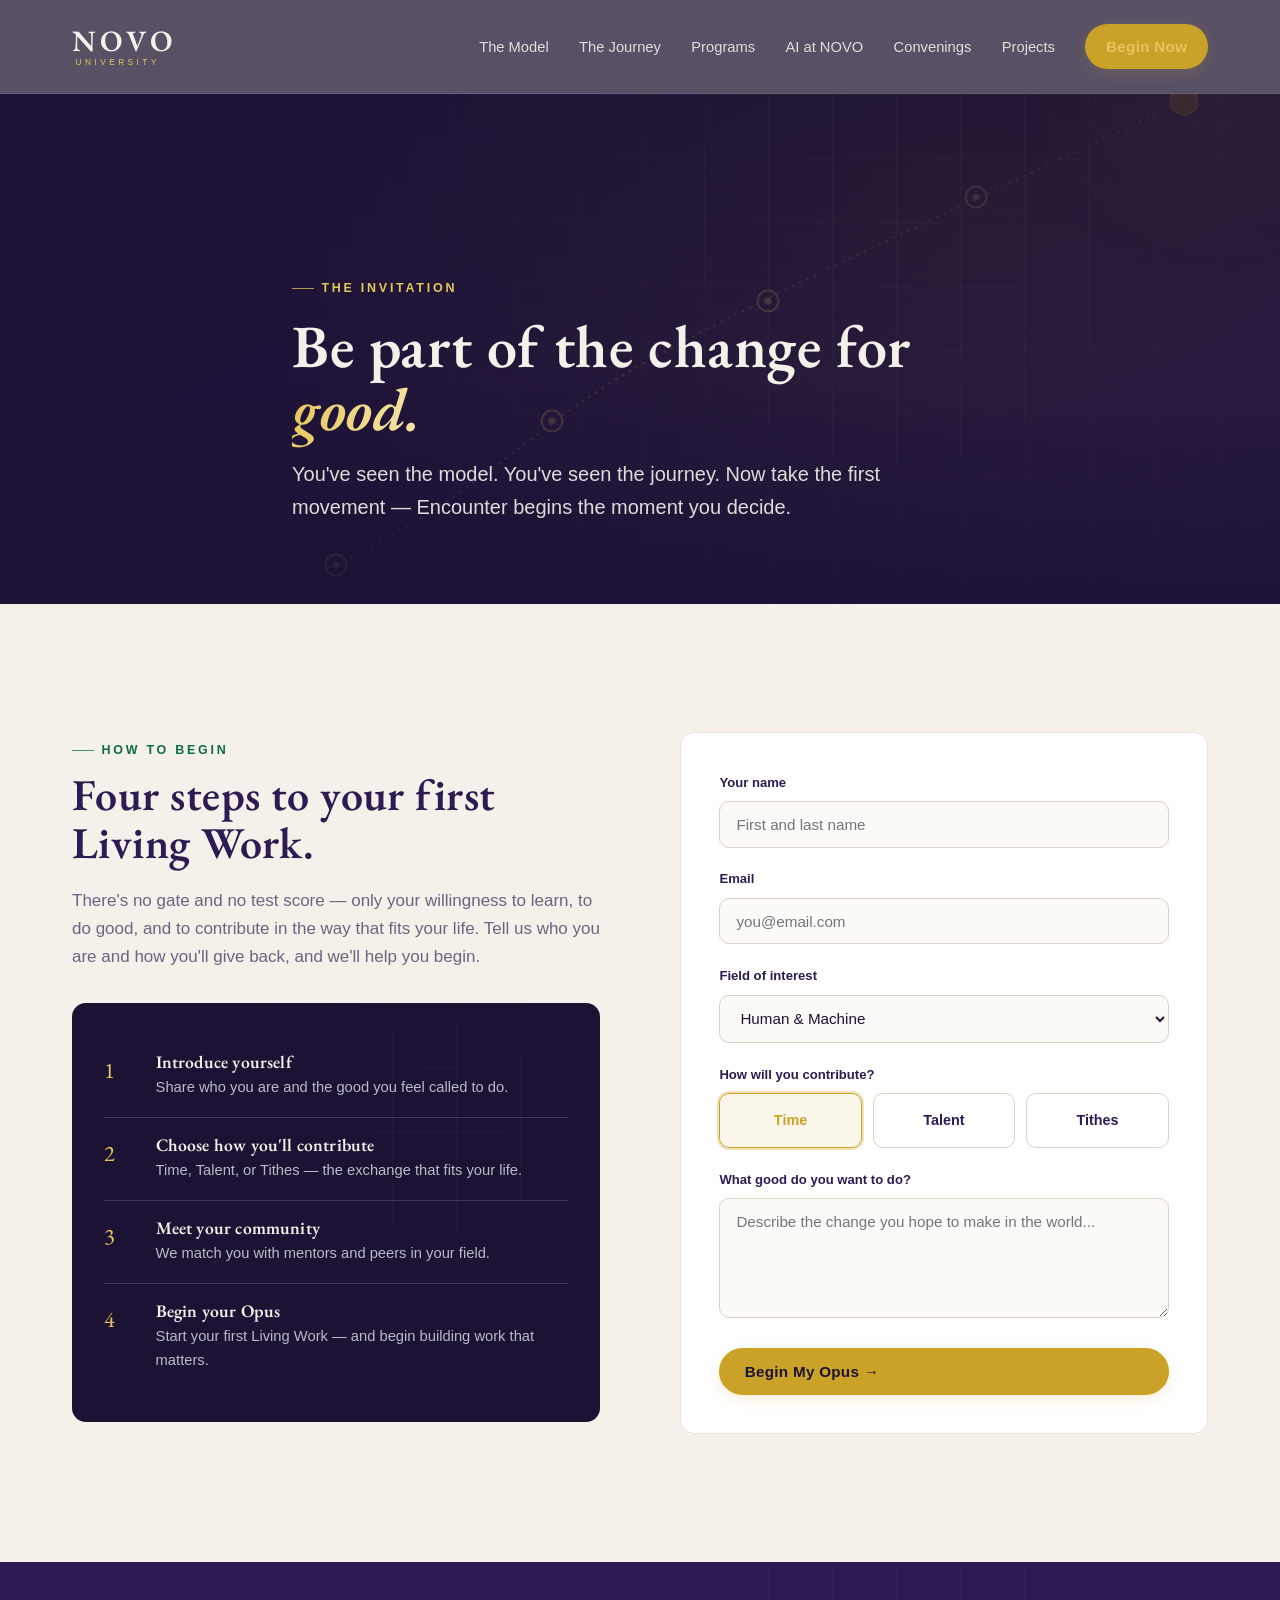
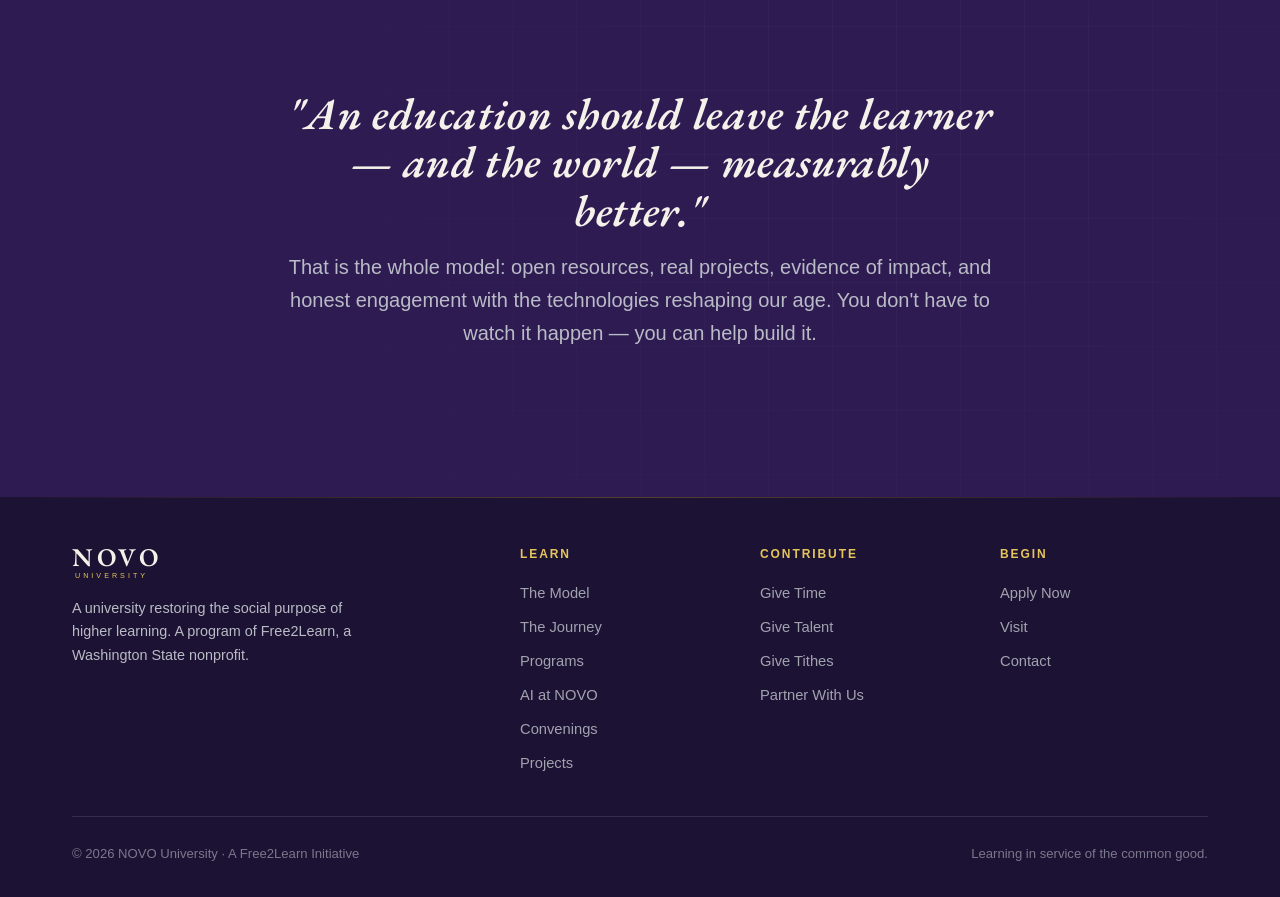
<file: apply.html>
<!DOCTYPE html>
<html lang="en">
<head>
<meta charset="UTF-8">
<meta name="viewport" content="width=device-width, initial-scale=1.0">
<title>The Invitation — NOVO University</title>
<meta name="description" content="Begin your Opus. Choose how you'll contribute — Time, Talent, or Tithes — and start your first Living Work at NOVO University.">
<link rel="preconnect" href="https://fonts.googleapis.com"><link rel="preconnect" href="https://fonts.gstatic.com" crossorigin>
<link href="https://fonts.googleapis.com/css2?family=EB+Garamond:ital,wght@0,400;0,500;0,600;0,700;1,400;1,500&display=swap" rel="stylesheet">
<link href="https://api.fontshare.com/v2/css?f[]=general-sans@400,500,600,700&display=swap" rel="stylesheet">
<link rel="stylesheet" href="css/base.css"><link rel="stylesheet" href="css/site.css">
<link rel="stylesheet" href="css/modern.css">
<style>
.apply-wrap{display:grid;grid-template-columns:1fr 1fr;gap:var(--sp-8);align-items:start}
.form-card{background:#fff;border:1px solid #e9e4dd;border-radius:var(--radius);padding:2.4rem}
.field-group{margin-bottom:1.3rem}
.field-group label{display:block;font-family:var(--sans);font-weight:600;font-size:.82rem;color:var(--deep-royal);margin-bottom:.5rem}
.field-group input,.field-group select,.field-group textarea{width:100%;padding:.85rem 1rem;border:1px solid #d9d2c6;border-radius:10px;font-family:var(--sans);font-size:.95rem;background:var(--ivory-2);color:var(--ink-text);transition:.2s}
.field-group input:focus,.field-group select:focus,.field-group textarea:focus{outline:none;border-color:var(--royal);box-shadow:0 0 0 3px rgba(107,75,176,.14)}
.field-group textarea{min-height:120px;resize:vertical}
.pay-pick{display:flex;gap:.7rem;flex-wrap:wrap}
.pay-pick label{flex:1;min-width:90px;text-align:center;border:1px solid #d9d2c6;border-radius:10px;padding:.9rem .5rem;cursor:pointer;font-weight:600;font-size:.9rem;color:var(--deep-royal);transition:.2s;margin:0}
.pay-pick input{display:none}
.pay-pick input:checked + span{color:var(--gold)}
.pay-pick label:has(input:checked){border-color:var(--gold);background:rgba(201,162,39,.1);box-shadow:0 0 0 2px rgba(201,162,39,.3)}
.steps-list{list-style:none}
.steps-list li{display:flex;gap:1.1rem;padding:1.1rem 0;border-bottom:1px solid rgba(185,188,198,.22)}
.steps-list li:last-child{border-bottom:none}
.steps-list .n{font-family:var(--serif);font-size:1.4rem;color:var(--gold-lt);flex-shrink:0;width:34px}
.steps-list h4{color:var(--ivory);font-size:1.1rem;margin-bottom:.2rem}
.steps-list p{color:var(--silver);font-size:.92rem}
@media(max-width:900px){.apply-wrap{grid-template-columns:1fr;gap:var(--sp-6)}}
</style>
</head>
<body>
<nav class="nav solid">
  <div class="container">
    <a href="index.html" class="wordmark">NOVO<small>UNIVERSITY</small></a>
    <button class="menu-btn" aria-label="Menu"><svg width="26" height="26" viewBox="0 0 24 24" fill="none" stroke="currentColor" stroke-width="2"><path d="M3 6h18M3 12h18M3 18h18"/></svg></button>
    <div class="nav-links">
      <a href="model.html">The Model</a><a href="journey.html">The Journey</a><a href="programs.html">Programs</a><a href="ai.html">AI at NOVO</a><a href="convenings.html">Convenings</a><a href="projects.html">Projects</a>
      <a href="apply.html" class="btn btn-gold active" style="padding:.6em 1.3em">Begin Now</a>
    </div>
  </div>
</nav>

<section class="page-hero with-img">
  <div class="ph-bg"><img src="img/abstract-journey.svg" alt=""></div>
  <div class="container">
    <span class="eyebrow on-dark">The Invitation</span>
    <h1>Be part of the change for <em>good.</em></h1>
    <p>You've seen the model. You've seen the journey. Now take the first movement — Encounter begins the moment you decide.</p>
  </div>
</section>

<section>
  <div class="container">
    <div class="apply-wrap">
      <div>
        <span class="eyebrow">How to Begin</span>
        <h2 style="font-size:var(--text-3xl);color:var(--deep-royal);margin:.6rem 0 1.2rem">Four steps to your first Living Work.</h2>
        <p class="prose" style="color:var(--muted);margin-bottom:2rem">There's no gate and no test score — only your willingness to learn, to do good, and to contribute in the way that fits your life. Tell us who you are and how you'll give back, and we'll help you begin.</p>
        <div class="bg-ink" style="border-radius:var(--radius);padding:2rem">
          <ol data-reveal class="steps-list">
            <li><span class="n">1</span><div><h4>Introduce yourself</h4><p>Share who you are and the good you feel called to do.</p></div></li>
            <li><span class="n">2</span><div><h4>Choose how you'll contribute</h4><p>Time, Talent, or Tithes — the exchange that fits your life.</p></div></li>
            <li><span class="n">3</span><div><h4>Meet your community</h4><p>We match you with mentors and peers in your field.</p></div></li>
            <li><span class="n">4</span><div><h4>Begin your Opus</h4><p>Start your first Living Work — and begin building work that matters.</p></div></li>
          </ol>
        </div>
      </div>

      <form class="form-card" onsubmit="event.preventDefault();this.style.display='none';document.getElementById('thanks').style.display='block';">
        <div class="field-group"><label for="name">Your name</label><input id="name" type="text" placeholder="First and last name" required></div>
        <div class="field-group"><label for="email">Email</label><input id="email" type="email" placeholder="you@email.com" required></div>
        <div class="field-group"><label for="field">Field of interest</label>
          <select id="field"><option>Human &amp; Machine</option><option>Renewal &amp; Environment</option><option>Society &amp; Justice</option><option>Health &amp; Human Flourishing</option><option>Arts &amp; Meaning</option><option>Design my own path</option></select>
        </div>
        <div class="field-group"><label>How will you contribute?</label>
          <div class="pay-pick">
            <label><input type="radio" name="pay" checked><span>Time</span></label>
            <label><input type="radio" name="pay"><span>Talent</span></label>
            <label><input type="radio" name="pay"><span>Tithes</span></label>
          </div>
        </div>
        <div class="field-group"><label for="good">What good do you want to do?</label><textarea id="good" placeholder="Describe the change you hope to make in the world..."></textarea></div>
        <button type="submit" class="btn btn-gold" style="width:100%">Begin My Opus →</button>
      </form>
      <div id="thanks" style="display:none" class="form-card">
        <h2 style="font-size:var(--text-2xl);color:var(--deep-royal);margin-bottom:.8rem">Welcome to the Encounter.</h2>
        <p style="color:var(--muted)">Thank you for beginning. This is a demonstration form — in the live university, a mentor would reach out within days to help you shape your first Living Work. The change for good starts now.</p>
      </div>
    </div>
  </div>
</section>

<section class="bg-royal" style="text-align:center">
  <div class="container">
    <div class="prose" style="margin:0 auto">
      <h2 style="font-size:var(--text-3xl);color:var(--ivory);margin-bottom:1rem;font-style:italic">"An education should leave the learner — and the world — measurably better."</h2>
      <p style="color:var(--silver);font-size:var(--text-lg)">That is the whole model: open resources, real projects, evidence of impact, and honest engagement with the technologies reshaping our age. You don't have to watch it happen — you can help build it.</p>
    </div>
  </div>
</section>

<footer>
  <div class="container">
    <div class="foot-grid">
      <div><div class="wordmark">NOVO<small>UNIVERSITY</small></div><p>A university restoring the social purpose of higher learning. A program of Free2Learn, a Washington State nonprofit.</p></div>
      <div class="foot-col"><h5>Learn</h5><a href="model.html">The Model</a><a href="journey.html">The Journey</a><a href="programs.html">Programs</a><a href="ai.html">AI at NOVO</a><a href="convenings.html">Convenings</a><a href="projects.html">Projects</a></div>
      <div class="foot-col"><h5>Contribute</h5><a href="model.html">Give Time</a><a href="model.html">Give Talent</a><a href="model.html">Give Tithes</a><a href="apply.html">Partner With Us</a></div>
      <div class="foot-col"><h5>Begin</h5><a href="apply.html">Apply Now</a><a href="apply.html">Visit</a><a href="apply.html">Contact</a></div>
    </div>
    <div class="foot-legal"><span>© 2026 NOVO University · A Free2Learn Initiative</span><span>Learning in service of the common good.</span></div>
  </div>
</footer>
<script src="js/nav.js"></script>
</body>
</html>
</file>
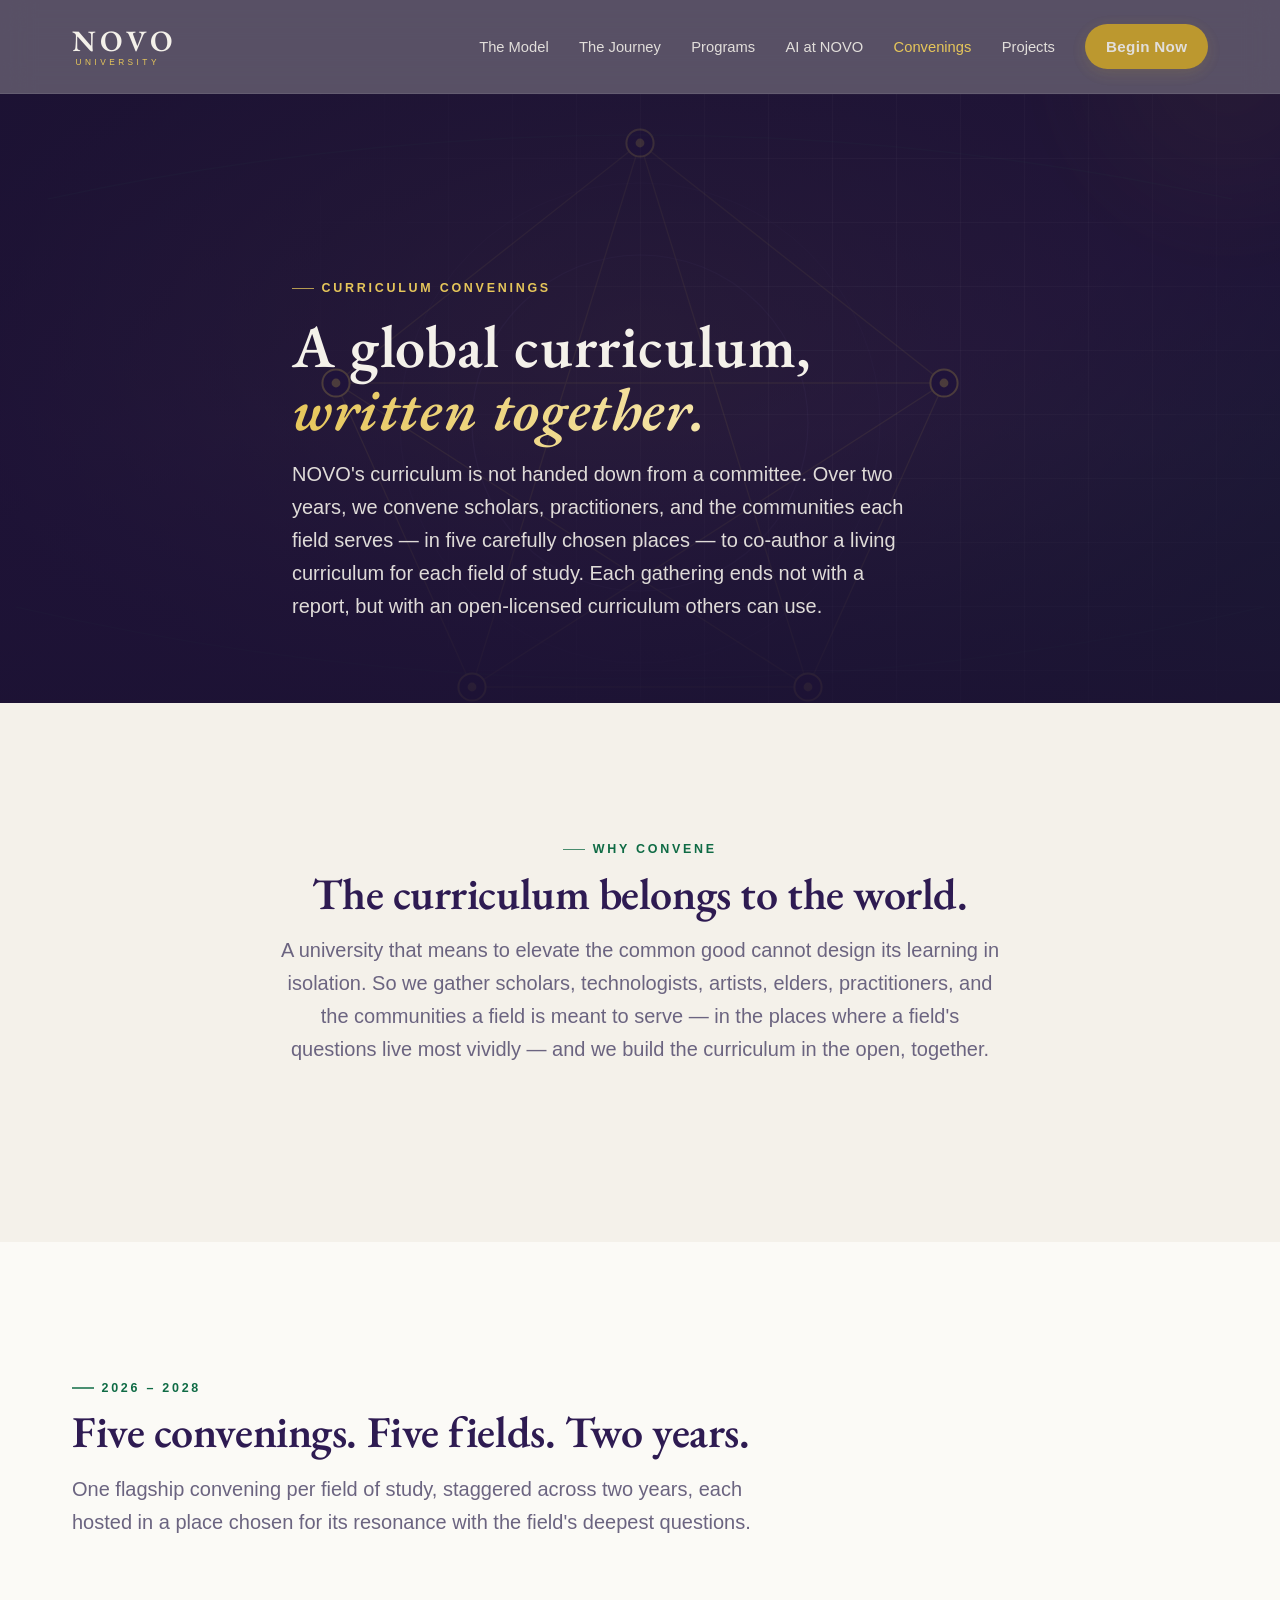
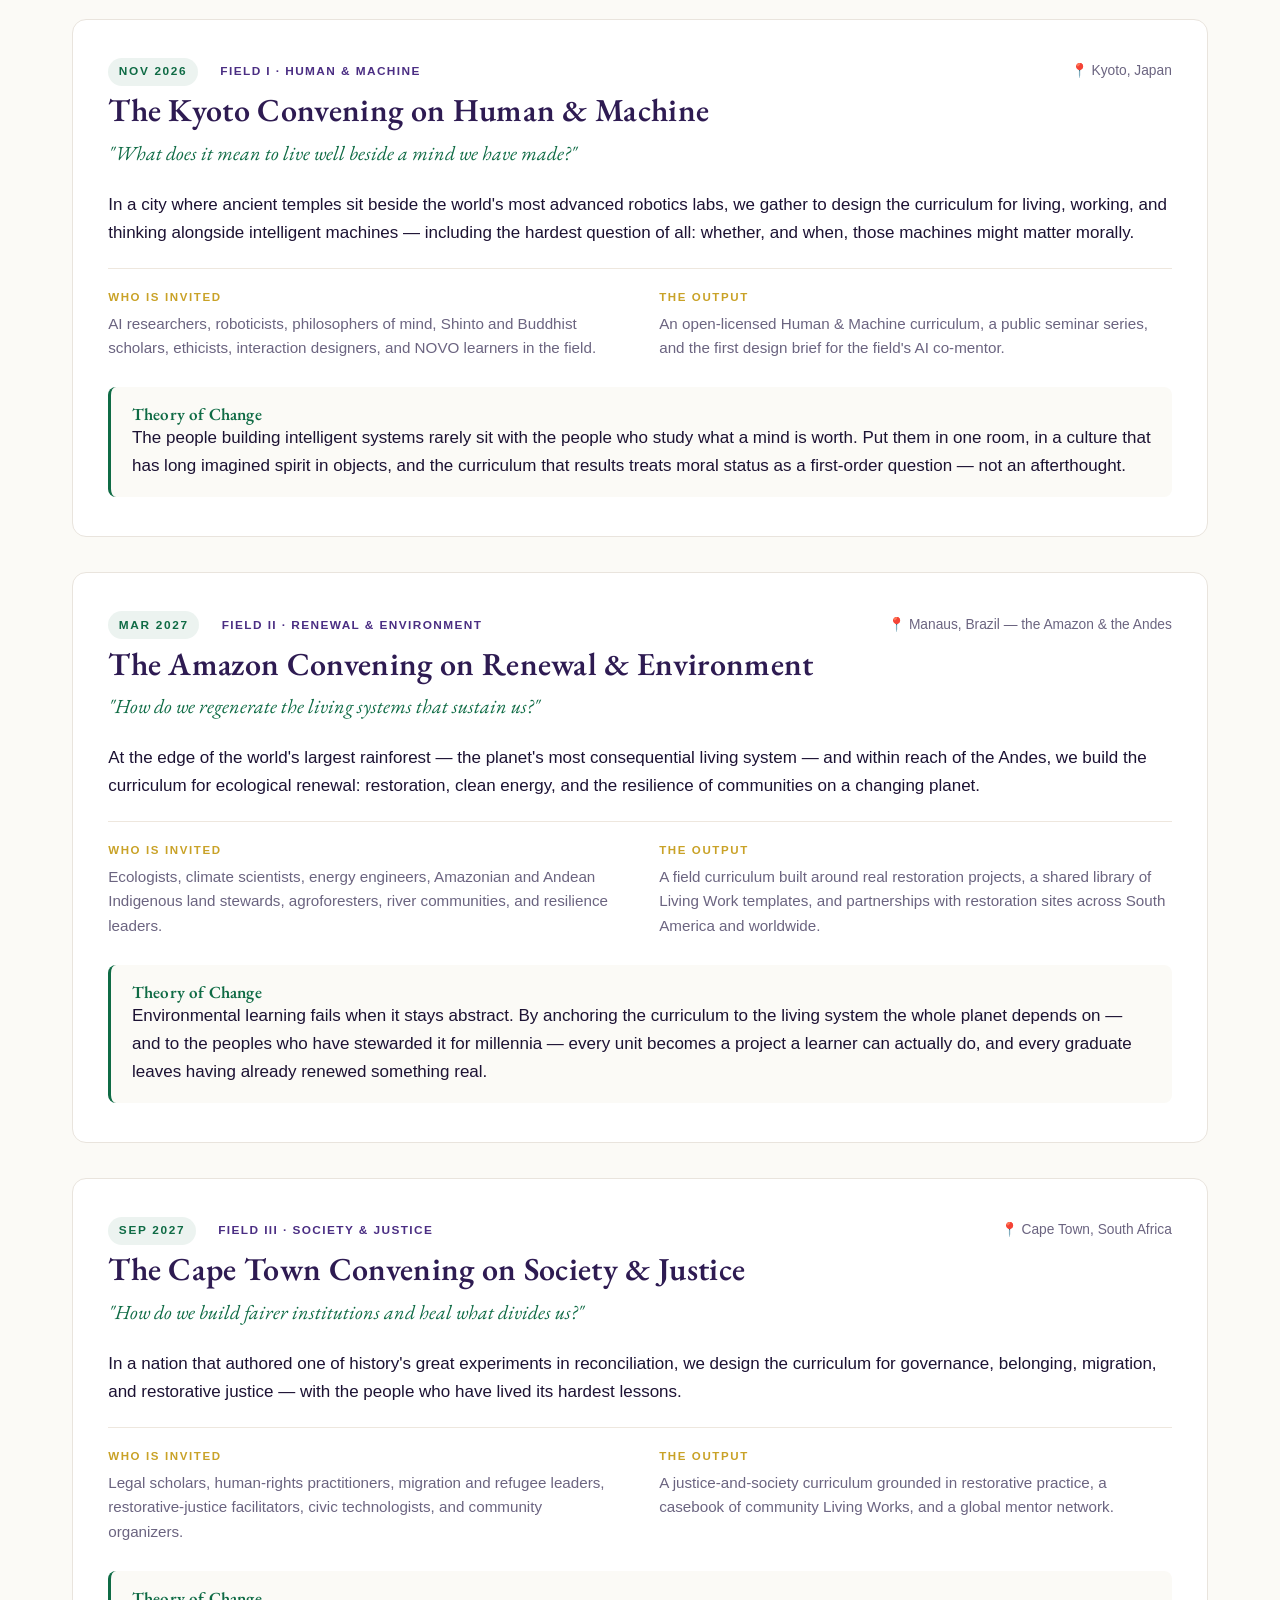
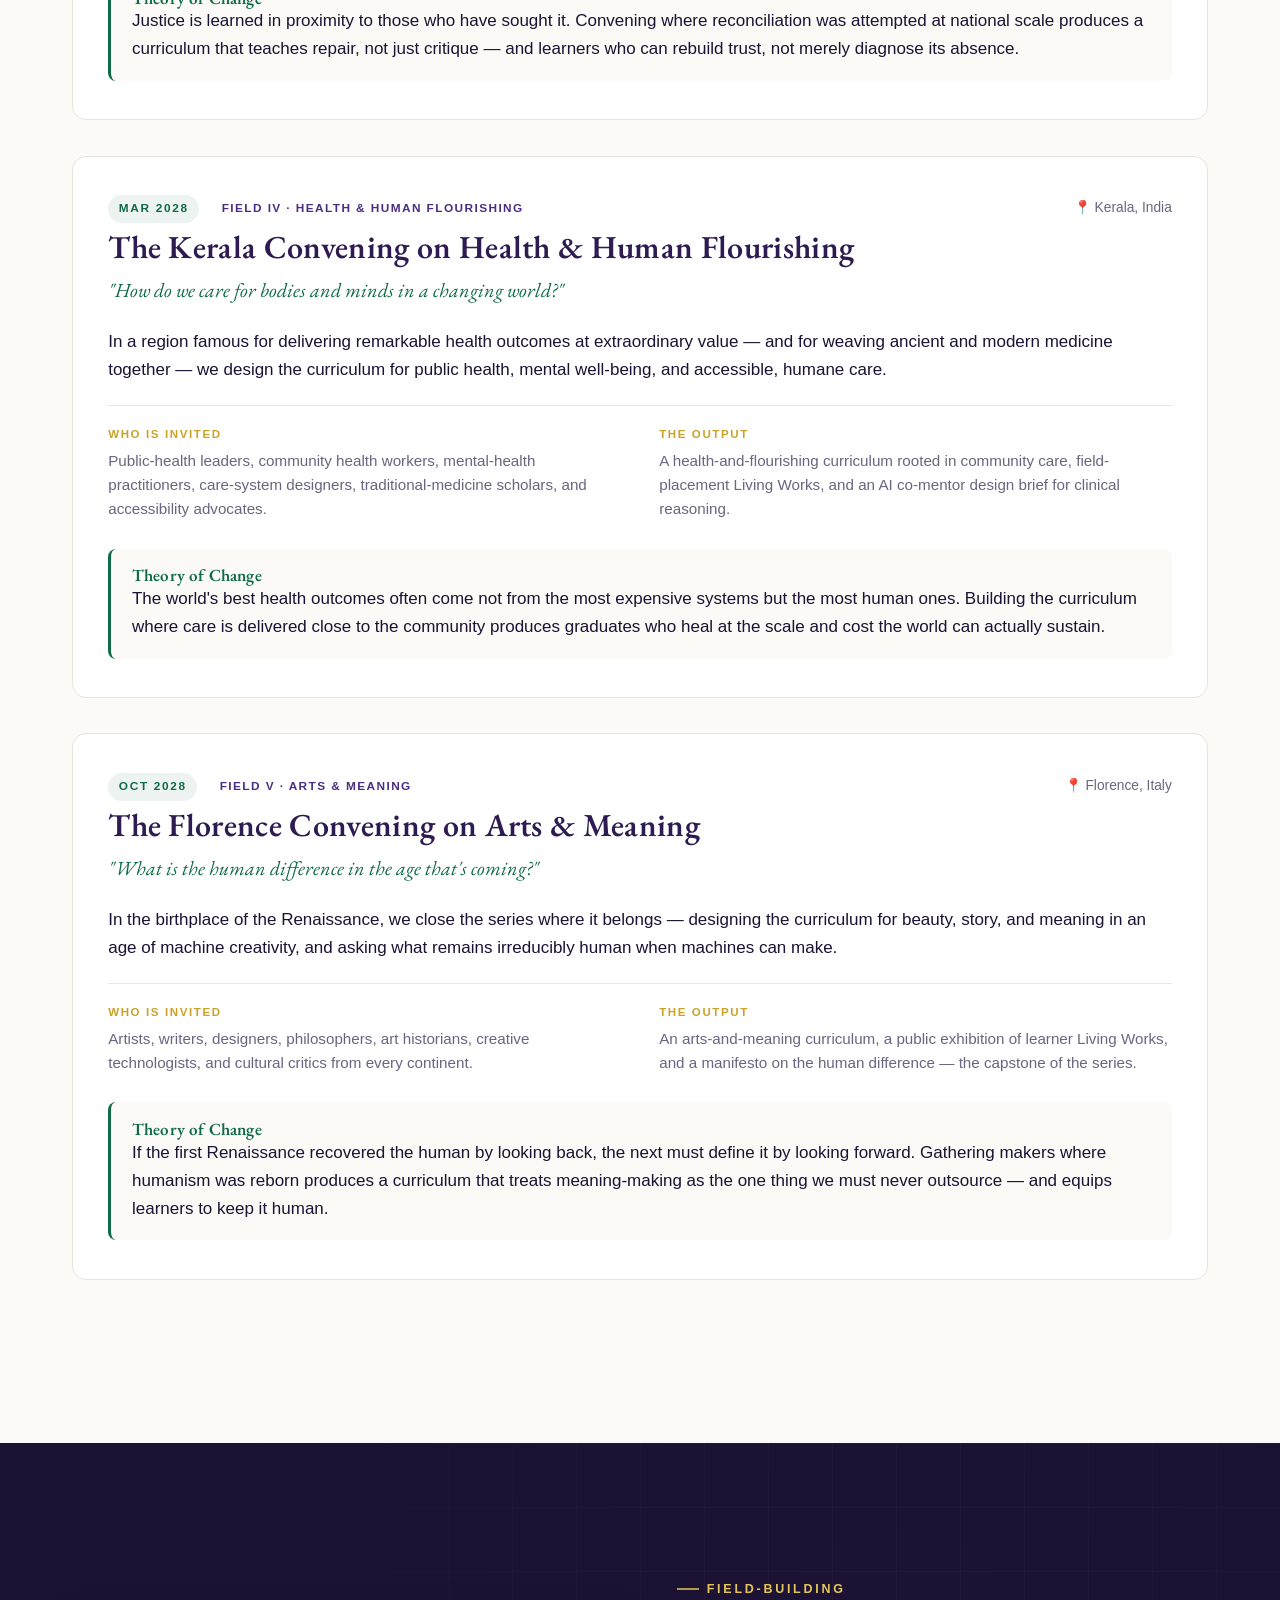
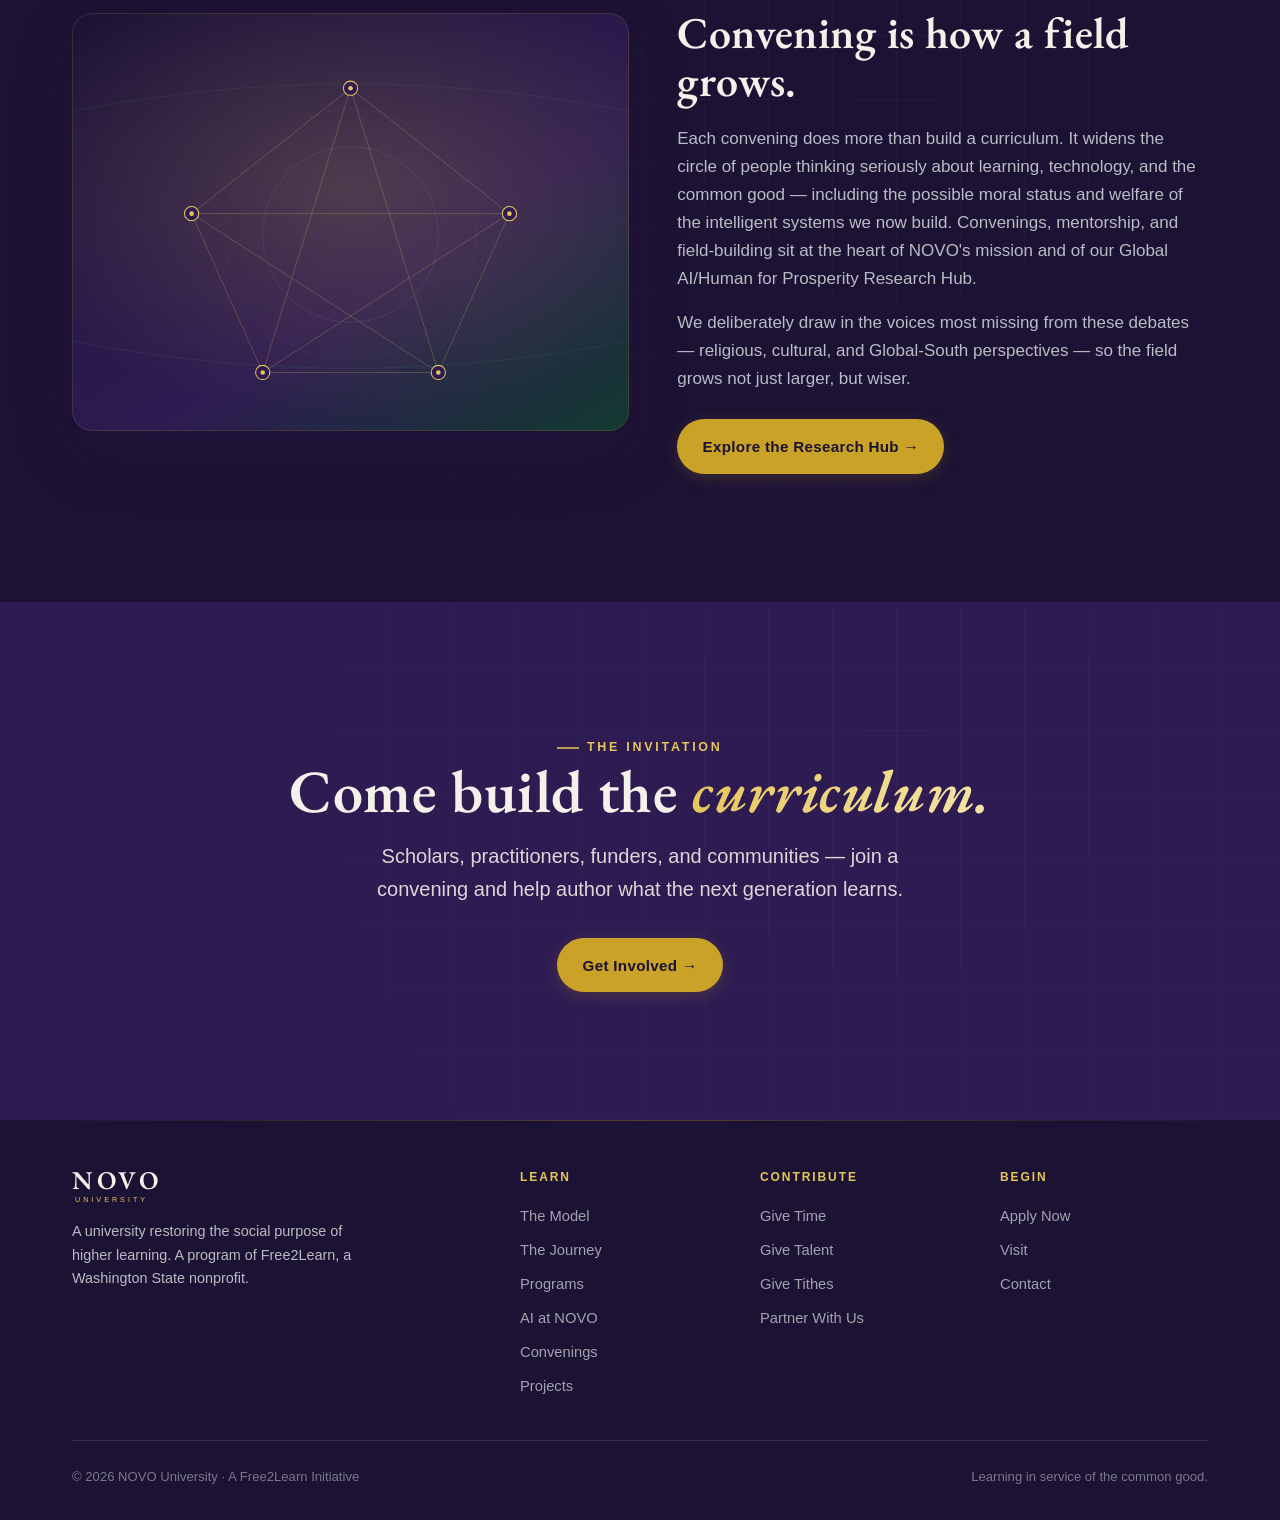
<file: convenings.html>
<!DOCTYPE html>
<html lang="en">
<head>
<meta charset="UTF-8">
<meta name="viewport" content="width=device-width, initial-scale=1.0">
<title>Curriculum Convenings — NOVO University</title>
<meta name="description" content="Over two years, NOVO convenes curriculum-building gatherings around the world — one for each field of study — bringing together scholars, practitioners, and communities to co-author the university's living curriculum.">
<link rel="preconnect" href="https://fonts.googleapis.com"><link rel="preconnect" href="https://fonts.gstatic.com" crossorigin>
<link href="https://fonts.googleapis.com/css2?family=EB+Garamond:ital,wght@0,400;0,500;0,600;0,700;1,400;1,500&display=swap" rel="stylesheet">
<link href="https://api.fontshare.com/v2/css?f[]=general-sans@400,500,600,700&display=swap" rel="stylesheet">
<link rel="stylesheet" href="css/base.css"><link rel="stylesheet" href="css/site.css">
<link rel="stylesheet" href="css/modern.css">
<style>
.timeline{position:relative;margin-top:var(--sp-8)}
.conv{position:relative;background:#fff;border:1px solid #e9e4dd;border-radius:var(--radius);padding:2.4rem 2.2rem;margin-bottom:2.2rem;transition:.28s}
.conv:hover{box-shadow:0 18px 44px rgba(46,27,82,.12);border-color:var(--gold)}
.conv-top{display:flex;flex-wrap:wrap;align-items:baseline;gap:.9rem 1.4rem;margin-bottom:.4rem}
.conv .when{font-family:var(--sans);font-size:.74rem;font-weight:600;letter-spacing:.14em;text-transform:uppercase;color:var(--forest);background:rgba(15,107,69,.08);padding:.35em .9em;border-radius:999px}
.conv .field-tag{font-family:var(--sans);font-size:.74rem;font-weight:600;letter-spacing:.12em;text-transform:uppercase;color:var(--royal)}
.conv .place{font-family:var(--sans);font-size:.86rem;color:var(--muted);margin-left:auto}
.conv h3{font-size:var(--text-2xl);color:var(--deep-royal);margin:.3rem 0 .5rem;line-height:1.15}
.conv .theme{font-family:var(--serif);font-style:italic;font-size:var(--text-lg);color:var(--forest);margin-bottom:1.3rem}
.conv-grid{display:grid;grid-template-columns:1fr 1fr;gap:1.4rem 2.4rem;margin-top:1.3rem;padding-top:1.4rem;border-top:1px solid #eee7de}
.conv-grid .block h4{font-family:var(--sans);font-size:.72rem;font-weight:600;letter-spacing:.14em;text-transform:uppercase;color:var(--gold);margin-bottom:.5rem}
.conv-grid .block p{font-size:.95rem;color:var(--muted);line-height:1.6}
.conv .toc{grid-column:1/-1;background:var(--ivory-2);border-left:3px solid var(--forest);border-radius:8px;padding:1.1rem 1.3rem;margin-top:.3rem}
.conv .toc h4{color:var(--forest)}
.conv .toc p{color:var(--ink-text)}
@media(max-width:760px){.conv-grid{grid-template-columns:1fr}.conv .place{margin-left:0;flex-basis:100%}}
</style>
</head>
<body>
<nav class="nav solid">
  <div class="container">
    <a href="index.html" class="wordmark">NOVO<small>UNIVERSITY</small></a>
    <button class="menu-btn" aria-label="Menu"><svg width="26" height="26" viewBox="0 0 24 24" fill="none" stroke="currentColor" stroke-width="2"><path d="M3 6h18M3 12h18M3 18h18"/></svg></button>
    <div class="nav-links">
      <a href="model.html">The Model</a><a href="journey.html">The Journey</a><a href="programs.html">Programs</a><a href="ai.html">AI at NOVO</a><a href="convenings.html" class="active">Convenings</a><a href="projects.html">Projects</a>
      <a href="apply.html" class="btn btn-gold" style="padding:.6em 1.3em">Begin Now</a>
    </div>
  </div>
</nav>

<section class="page-hero with-img">
  <div class="ph-bg"><img src="img/abstract-convenings.svg" alt="Abstract diagram of five connected points around a shared circle, in NOVO's royal, gold, and green palette"></div>
  <div class="container">
    <span class="eyebrow on-dark">Curriculum Convenings</span>
    <h1>A global curriculum, <em>written together.</em></h1>
    <p>NOVO's curriculum is not handed down from a committee. Over two years, we convene scholars, practitioners, and the communities each field serves — in five carefully chosen places — to co-author a living curriculum for each field of study. Each gathering ends not with a report, but with an open-licensed curriculum others can use.</p>
  </div>
</section>

<!-- WHY -->
<section>
  <div class="container">
    <div data-reveal class="sec-head center"><span class="eyebrow">Why Convene</span><h2>The curriculum belongs to the world.</h2><p>A university that means to elevate the common good cannot design its learning in isolation. So we gather scholars, technologists, artists, elders, practitioners, and the communities a field is meant to serve — in the places where a field's questions live most vividly — and we build the curriculum in the open, together.</p></div>
  </div>
</section>

<!-- TIMELINE -->
<section class="bg-alt">
  <div class="container">
    <div data-reveal class="sec-head"><span class="eyebrow">2026 – 2028</span><h2>Five convenings. Five fields. Two years.</h2><p>One flagship convening per field of study, staggered across two years, each hosted in a place chosen for its resonance with the field's deepest questions.</p></div>
    <div class="timeline">

      <!-- 1 -->
      <div class="conv">
        <div class="conv-top">
          <span class="when">Nov 2026</span>
          <span class="field-tag">Field I · Human &amp; Machine</span>
          <span class="place">📍 Kyoto, Japan</span>
        </div>
        <h3>The Kyoto Convening on Human &amp; Machine</h3>
        <div class="theme">"What does it mean to live well beside a mind we have made?"</div>
        <p>In a city where ancient temples sit beside the world's most advanced robotics labs, we gather to design the curriculum for living, working, and thinking alongside intelligent machines — including the hardest question of all: whether, and when, those machines might matter morally.</p>
        <div class="conv-grid">
          <div class="block"><h4>Who Is Invited</h4><p>AI researchers, roboticists, philosophers of mind, Shinto and Buddhist scholars, ethicists, interaction designers, and NOVO learners in the field.</p></div>
          <div class="block"><h4>The Output</h4><p>An open-licensed Human &amp; Machine curriculum, a public seminar series, and the first design brief for the field's AI co-mentor.</p></div>
          <div class="toc"><h4>Theory of Change</h4><p>The people building intelligent systems rarely sit with the people who study what a mind is worth. Put them in one room, in a culture that has long imagined spirit in objects, and the curriculum that results treats moral status as a first-order question — not an afterthought.</p></div>
        </div>
      </div>

      <!-- 2 -->
      <div class="conv">
        <div class="conv-top">
          <span class="when">Mar 2027</span>
          <span class="field-tag">Field II · Renewal &amp; Environment</span>
          <span class="place">📍 Manaus, Brazil — the Amazon &amp; the Andes</span>
        </div>
        <h3>The Amazon Convening on Renewal &amp; Environment</h3>
        <div class="theme">"How do we regenerate the living systems that sustain us?"</div>
        <p>At the edge of the world's largest rainforest — the planet's most consequential living system — and within reach of the Andes, we build the curriculum for ecological renewal: restoration, clean energy, and the resilience of communities on a changing planet.</p>
        <div class="conv-grid">
          <div class="block"><h4>Who Is Invited</h4><p>Ecologists, climate scientists, energy engineers, Amazonian and Andean Indigenous land stewards, agroforesters, river communities, and resilience leaders.</p></div>
          <div class="block"><h4>The Output</h4><p>A field curriculum built around real restoration projects, a shared library of Living Work templates, and partnerships with restoration sites across South America and worldwide.</p></div>
          <div class="toc"><h4>Theory of Change</h4><p>Environmental learning fails when it stays abstract. By anchoring the curriculum to the living system the whole planet depends on — and to the peoples who have stewarded it for millennia — every unit becomes a project a learner can actually do, and every graduate leaves having already renewed something real.</p></div>
        </div>
      </div>

      <!-- 3 -->
      <div class="conv">
        <div class="conv-top">
          <span class="when">Sep 2027</span>
          <span class="field-tag">Field III · Society &amp; Justice</span>
          <span class="place">📍 Cape Town, South Africa</span>
        </div>
        <h3>The Cape Town Convening on Society &amp; Justice</h3>
        <div class="theme">"How do we build fairer institutions and heal what divides us?"</div>
        <p>In a nation that authored one of history's great experiments in reconciliation, we design the curriculum for governance, belonging, migration, and restorative justice — with the people who have lived its hardest lessons.</p>
        <div class="conv-grid">
          <div class="block"><h4>Who Is Invited</h4><p>Legal scholars, human-rights practitioners, migration and refugee leaders, restorative-justice facilitators, civic technologists, and community organizers.</p></div>
          <div class="block"><h4>The Output</h4><p>A justice-and-society curriculum grounded in restorative practice, a casebook of community Living Works, and a global mentor network.</p></div>
          <div class="toc"><h4>Theory of Change</h4><p>Justice is learned in proximity to those who have sought it. Convening where reconciliation was attempted at national scale produces a curriculum that teaches repair, not just critique — and learners who can rebuild trust, not merely diagnose its absence.</p></div>
        </div>
      </div>

      <!-- 4 -->
      <div class="conv">
        <div class="conv-top">
          <span class="when">Mar 2028</span>
          <span class="field-tag">Field IV · Health &amp; Human Flourishing</span>
          <span class="place">📍 Kerala, India</span>
        </div>
        <h3>The Kerala Convening on Health &amp; Human Flourishing</h3>
        <div class="theme">"How do we care for bodies and minds in a changing world?"</div>
        <p>In a region famous for delivering remarkable health outcomes at extraordinary value — and for weaving ancient and modern medicine together — we design the curriculum for public health, mental well-being, and accessible, humane care.</p>
        <div class="conv-grid">
          <div class="block"><h4>Who Is Invited</h4><p>Public-health leaders, community health workers, mental-health practitioners, care-system designers, traditional-medicine scholars, and accessibility advocates.</p></div>
          <div class="block"><h4>The Output</h4><p>A health-and-flourishing curriculum rooted in community care, field-placement Living Works, and an AI co-mentor design brief for clinical reasoning.</p></div>
          <div class="toc"><h4>Theory of Change</h4><p>The world's best health outcomes often come not from the most expensive systems but the most human ones. Building the curriculum where care is delivered close to the community produces graduates who heal at the scale and cost the world can actually sustain.</p></div>
        </div>
      </div>

      <!-- 5 -->
      <div class="conv">
        <div class="conv-top">
          <span class="when">Oct 2028</span>
          <span class="field-tag">Field V · Arts &amp; Meaning</span>
          <span class="place">📍 Florence, Italy</span>
        </div>
        <h3>The Florence Convening on Arts &amp; Meaning</h3>
        <div class="theme">"What is the human difference in the age that's coming?"</div>
        <p>In the birthplace of the Renaissance, we close the series where it belongs — designing the curriculum for beauty, story, and meaning in an age of machine creativity, and asking what remains irreducibly human when machines can make.</p>
        <div class="conv-grid">
          <div class="block"><h4>Who Is Invited</h4><p>Artists, writers, designers, philosophers, art historians, creative technologists, and cultural critics from every continent.</p></div>
          <div class="block"><h4>The Output</h4><p>An arts-and-meaning curriculum, a public exhibition of learner Living Works, and a manifesto on the human difference — the capstone of the series.</p></div>
          <div class="toc"><h4>Theory of Change</h4><p>If the first Renaissance recovered the human by looking back, the next must define it by looking forward. Gathering makers where humanism was reborn produces a curriculum that treats meaning-making as the one thing we must never outsource — and equips learners to keep it human.</p></div>
        </div>
      </div>

    </div>
  </div>
</section>

<!-- FIELD-BUILDING / RFP -->
<section class="bg-ink">
  <div class="container">
    <div class="split">
      <div data-reveal class="split-img"><img src="img/abstract-convenings.svg" alt="Abstract diagram of five connected points around a shared circle"></div>
      <div>
        <span class="eyebrow on-dark">Field-Building</span>
        <h2 style="color:var(--ivory)">Convening is how a field grows.</h2>
        <p style="color:var(--silver)">Each convening does more than build a curriculum. It widens the circle of people thinking seriously about learning, technology, and the common good — including the possible moral status and welfare of the intelligent systems we now build. Convenings, mentorship, and field-building sit at the heart of NOVO's mission and of our Global AI/Human for Prosperity Research Hub.</p>
        <p style="color:var(--silver)">We deliberately draw in the voices most missing from these debates — religious, cultural, and Global-South perspectives — so the field grows not just larger, but wiser.</p>
        <a href="ai.html" class="btn btn-gold" style="margin-top:.6rem">Explore the Research Hub →</a>
      </div>
    </div>
  </div>
</section>

<section class="cta">
  <div class="container">
    <span class="eyebrow on-dark">The Invitation</span>
    <h2>Come build the <em>curriculum.</em></h2>
    <p>Scholars, practitioners, funders, and communities — join a convening and help author what the next generation learns.</p>
    <a href="apply.html" class="btn btn-gold">Get Involved →</a>
  </div>
</section>

<footer>
  <div class="container">
    <div class="foot-grid">
      <div><div class="wordmark">NOVO<small>UNIVERSITY</small></div><p>A university restoring the social purpose of higher learning. A program of Free2Learn, a Washington State nonprofit.</p></div>
      <div class="foot-col"><h5>Learn</h5><a href="model.html">The Model</a><a href="journey.html">The Journey</a><a href="programs.html">Programs</a><a href="ai.html">AI at NOVO</a><a href="convenings.html">Convenings</a><a href="projects.html">Projects</a></div>
      <div class="foot-col"><h5>Contribute</h5><a href="model.html">Give Time</a><a href="model.html">Give Talent</a><a href="model.html">Give Tithes</a><a href="apply.html">Partner With Us</a></div>
      <div class="foot-col"><h5>Begin</h5><a href="apply.html">Apply Now</a><a href="apply.html">Visit</a><a href="apply.html">Contact</a></div>
    </div>
    <div class="foot-legal"><span>© 2026 NOVO University · A Free2Learn Initiative</span><span>Learning in service of the common good.</span></div>
  </div>
</footer>
<script src="js/nav.js"></script>
</body>
</html>
</file>
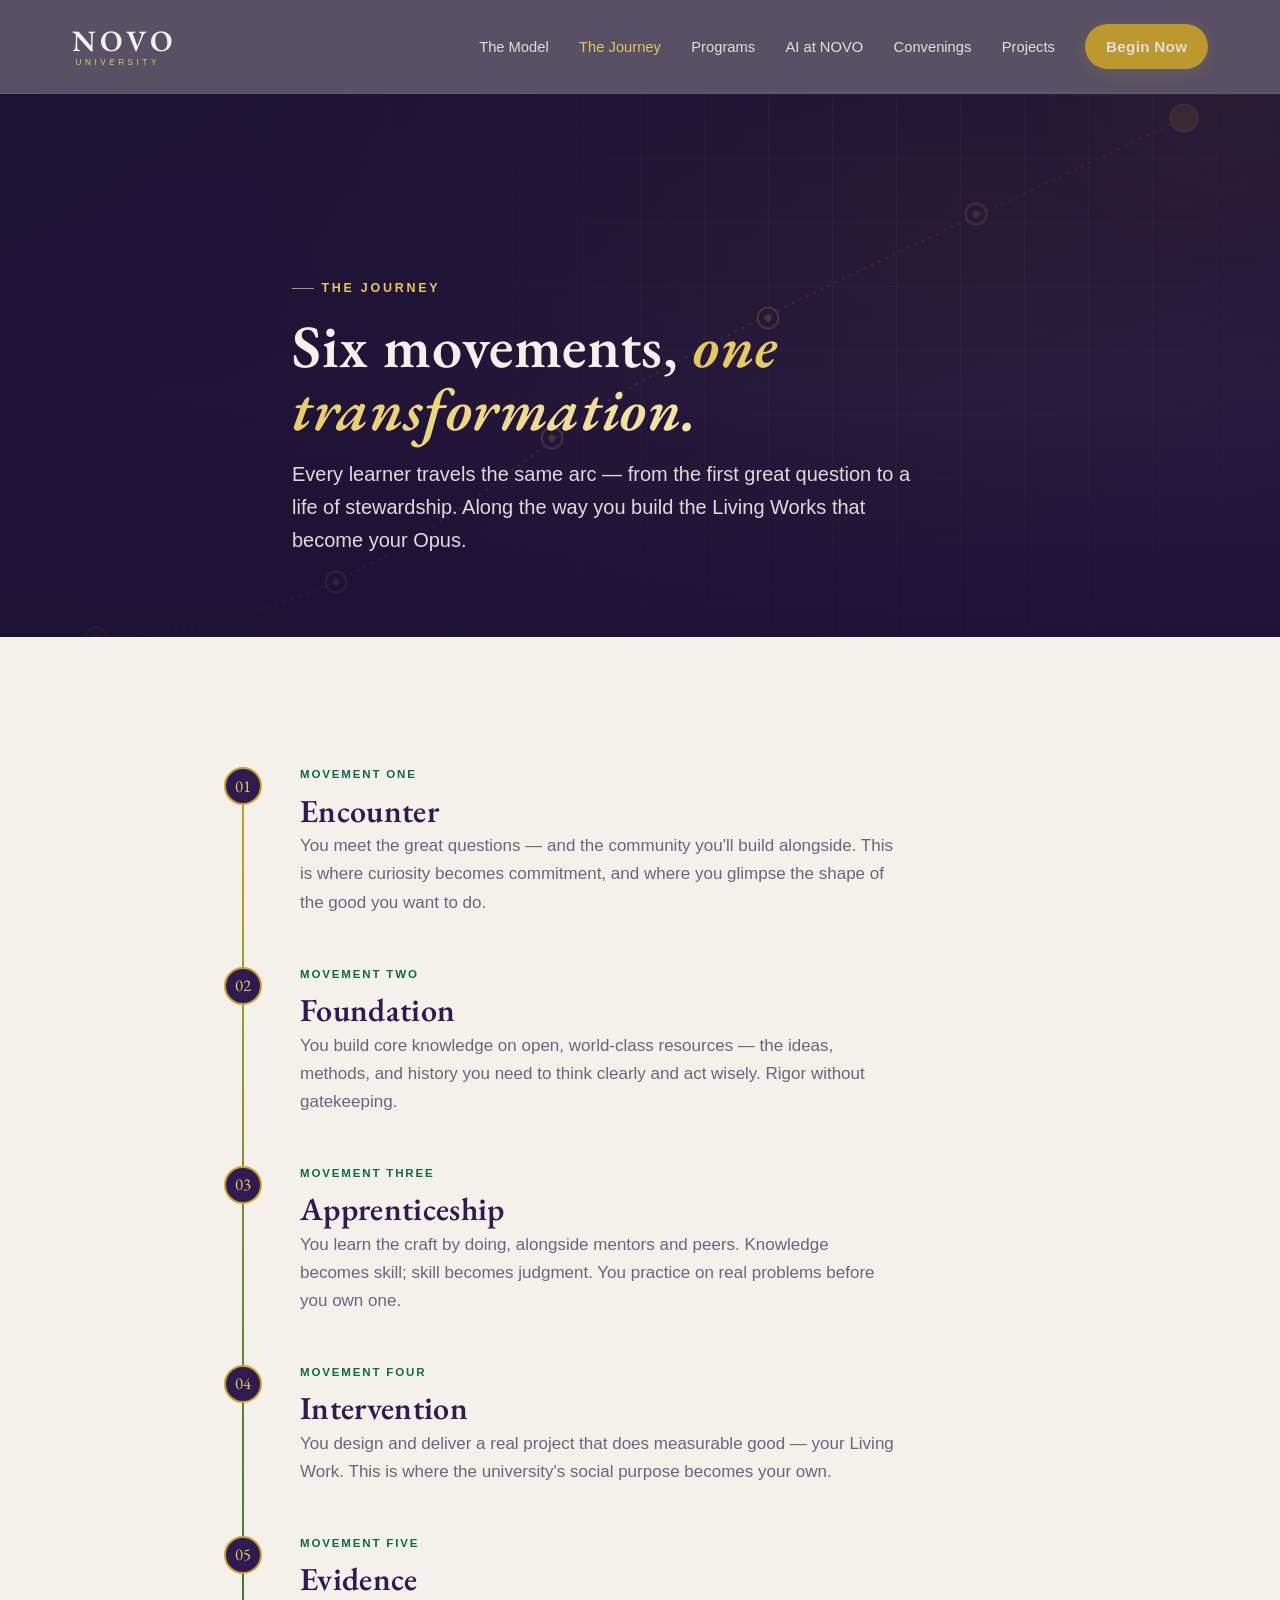
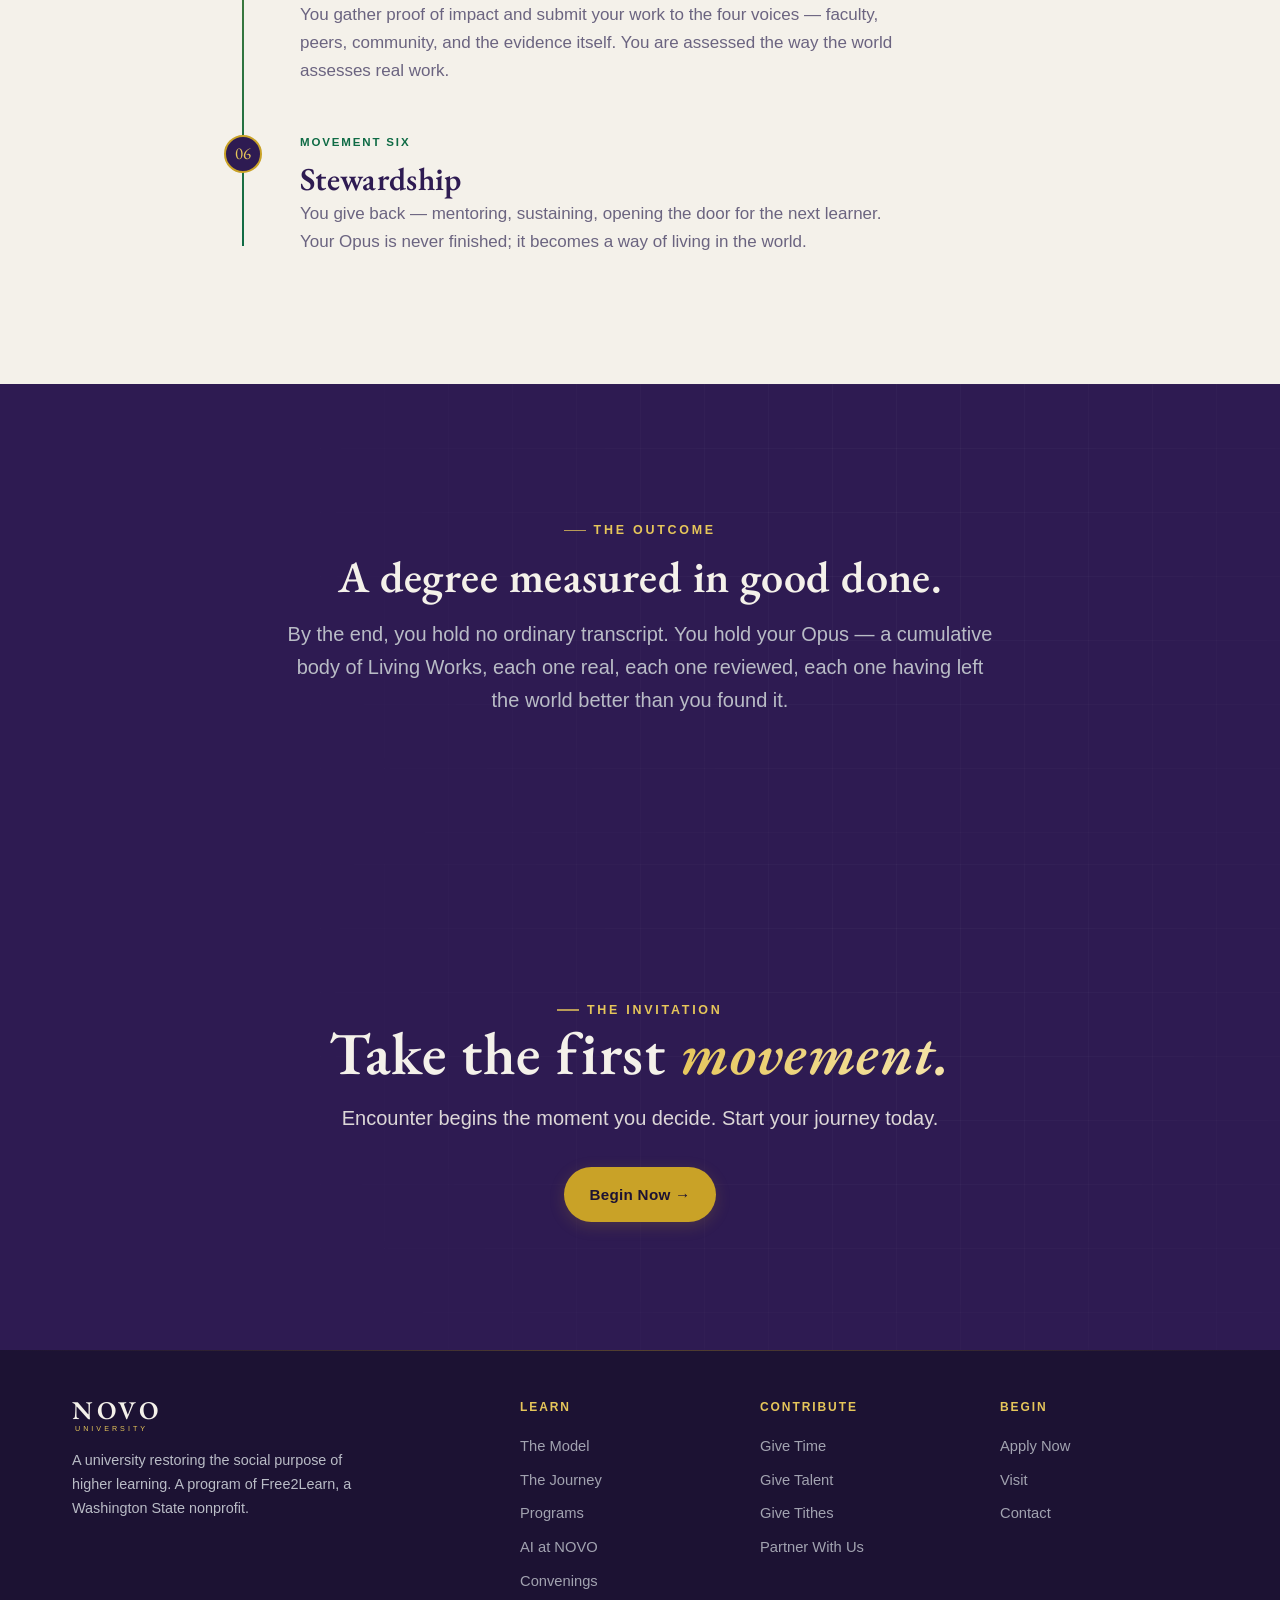
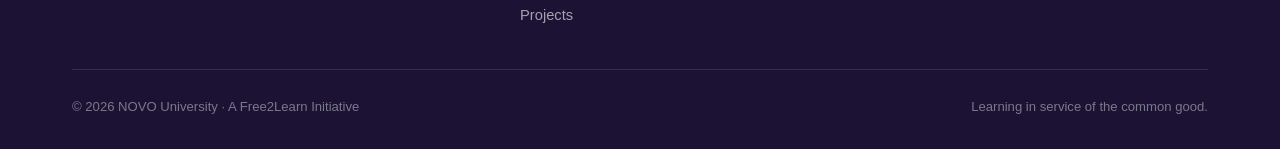
<file: journey.html>
<!DOCTYPE html>
<html lang="en">
<head>
<meta charset="UTF-8">
<meta name="viewport" content="width=device-width, initial-scale=1.0">
<title>The Journey — NOVO University</title>
<meta name="description" content="Six movements from Encounter to Stewardship — the arc every NOVO learner travels to build their Opus.">
<link rel="preconnect" href="https://fonts.googleapis.com"><link rel="preconnect" href="https://fonts.gstatic.com" crossorigin>
<link href="https://fonts.googleapis.com/css2?family=EB+Garamond:ital,wght@0,400;0,500;0,600;0,700;1,400;1,500&display=swap" rel="stylesheet">
<link href="https://api.fontshare.com/v2/css?f[]=general-sans@400,500,600,700&display=swap" rel="stylesheet">
<link rel="stylesheet" href="css/base.css"><link rel="stylesheet" href="css/site.css">
<link rel="stylesheet" href="css/modern.css">
<style>
.timeline{position:relative;max-width:860px;margin:0 auto}
.timeline::before{content:"";position:absolute;left:32px;top:10px;bottom:10px;width:2px;background:linear-gradient(var(--gold),var(--forest))}
.tl-item{position:relative;padding:0 0 3rem 90px}
.tl-item:last-child{padding-bottom:0}
.tl-dot{position:absolute;left:14px;top:2px;width:38px;height:38px;border-radius:50%;background:var(--deep-royal);color:var(--gold-lt);display:flex;align-items:center;justify-content:center;font-family:var(--serif);font-size:1.05rem;border:2px solid var(--gold)}
.tl-item h3{font-size:var(--text-2xl);color:var(--deep-royal);margin-bottom:.2rem}
.tl-item .phase{font-family:var(--sans);font-weight:600;font-size:.72rem;letter-spacing:.16em;text-transform:uppercase;color:var(--forest);display:block;margin-bottom:.6rem}
.tl-item p{color:var(--muted);max-width:600px}
@media(max-width:900px){.timeline::before{left:22px}.tl-dot{left:4px;width:34px;height:34px}.tl-item{padding-left:64px}}
</style>
</head>
<body>
<nav class="nav solid">
  <div class="container">
    <a href="index.html" class="wordmark">NOVO<small>UNIVERSITY</small></a>
    <button class="menu-btn" aria-label="Menu"><svg width="26" height="26" viewBox="0 0 24 24" fill="none" stroke="currentColor" stroke-width="2"><path d="M3 6h18M3 12h18M3 18h18"/></svg></button>
    <div class="nav-links">
      <a href="model.html">The Model</a><a href="journey.html" class="active">The Journey</a><a href="programs.html">Programs</a><a href="ai.html">AI at NOVO</a><a href="convenings.html">Convenings</a><a href="projects.html">Projects</a>
      <a href="apply.html" class="btn btn-gold" style="padding:.6em 1.3em">Begin Now</a>
    </div>
  </div>
</nav>

<section class="page-hero with-img">
  <div class="ph-bg"><img src="img/abstract-journey.svg" alt=""></div>
  <div class="container">
    <span class="eyebrow on-dark">The Journey</span>
    <h1>Six movements, <em>one transformation.</em></h1>
    <p>Every learner travels the same arc — from the first great question to a life of stewardship. Along the way you build the Living Works that become your Opus.</p>
  </div>
</section>

<section>
  <div class="container">
    <div class="timeline">
      <div class="tl-item"><div class="tl-dot">01</div><span class="phase">Movement One</span><h3>Encounter</h3><p>You meet the great questions — and the community you'll build alongside. This is where curiosity becomes commitment, and where you glimpse the shape of the good you want to do.</p></div>
      <div class="tl-item"><div class="tl-dot">02</div><span class="phase">Movement Two</span><h3>Foundation</h3><p>You build core knowledge on open, world-class resources — the ideas, methods, and history you need to think clearly and act wisely. Rigor without gatekeeping.</p></div>
      <div class="tl-item"><div class="tl-dot">03</div><span class="phase">Movement Three</span><h3>Apprenticeship</h3><p>You learn the craft by doing, alongside mentors and peers. Knowledge becomes skill; skill becomes judgment. You practice on real problems before you own one.</p></div>
      <div class="tl-item"><div class="tl-dot">04</div><span class="phase">Movement Four</span><h3>Intervention</h3><p>You design and deliver a real project that does measurable good — your Living Work. This is where the university's social purpose becomes your own.</p></div>
      <div class="tl-item"><div class="tl-dot">05</div><span class="phase">Movement Five</span><h3>Evidence</h3><p>You gather proof of impact and submit your work to the four voices — faculty, peers, community, and the evidence itself. You are assessed the way the world assesses real work.</p></div>
      <div class="tl-item"><div class="tl-dot">06</div><span class="phase">Movement Six</span><h3>Stewardship</h3><p>You give back — mentoring, sustaining, opening the door for the next learner. Your Opus is never finished; it becomes a way of living in the world.</p></div>
    </div>
  </div>
</section>

<section class="bg-royal" style="text-align:center">
  <div class="container">
    <div class="prose" style="margin:0 auto">
      <span class="eyebrow on-dark">The Outcome</span>
      <h2 style="font-size:var(--text-3xl);color:var(--ivory);margin:.8rem 0 1rem">A degree measured in good done.</h2>
      <p style="color:var(--silver);font-size:var(--text-lg)">By the end, you hold no ordinary transcript. You hold your Opus — a cumulative body of Living Works, each one real, each one reviewed, each one having left the world better than you found it.</p>
    </div>
  </div>
</section>

<section class="cta">
  <div class="container">
    <span class="eyebrow on-dark">The Invitation</span>
    <h2>Take the first <em>movement.</em></h2>
    <p>Encounter begins the moment you decide. Start your journey today.</p>
    <a href="apply.html" class="btn btn-gold">Begin Now →</a>
  </div>
</section>

<footer>
  <div class="container">
    <div class="foot-grid">
      <div><div class="wordmark">NOVO<small>UNIVERSITY</small></div><p>A university restoring the social purpose of higher learning. A program of Free2Learn, a Washington State nonprofit.</p></div>
      <div class="foot-col"><h5>Learn</h5><a href="model.html">The Model</a><a href="journey.html">The Journey</a><a href="programs.html">Programs</a><a href="ai.html">AI at NOVO</a><a href="convenings.html">Convenings</a><a href="projects.html">Projects</a></div>
      <div class="foot-col"><h5>Contribute</h5><a href="model.html">Give Time</a><a href="model.html">Give Talent</a><a href="model.html">Give Tithes</a><a href="apply.html">Partner With Us</a></div>
      <div class="foot-col"><h5>Begin</h5><a href="apply.html">Apply Now</a><a href="apply.html">Visit</a><a href="apply.html">Contact</a></div>
    </div>
    <div class="foot-legal"><span>© 2026 NOVO University · A Free2Learn Initiative</span><span>Learning in service of the common good.</span></div>
  </div>
</footer>
<script src="js/nav.js"></script>
</body>
</html>
</file>
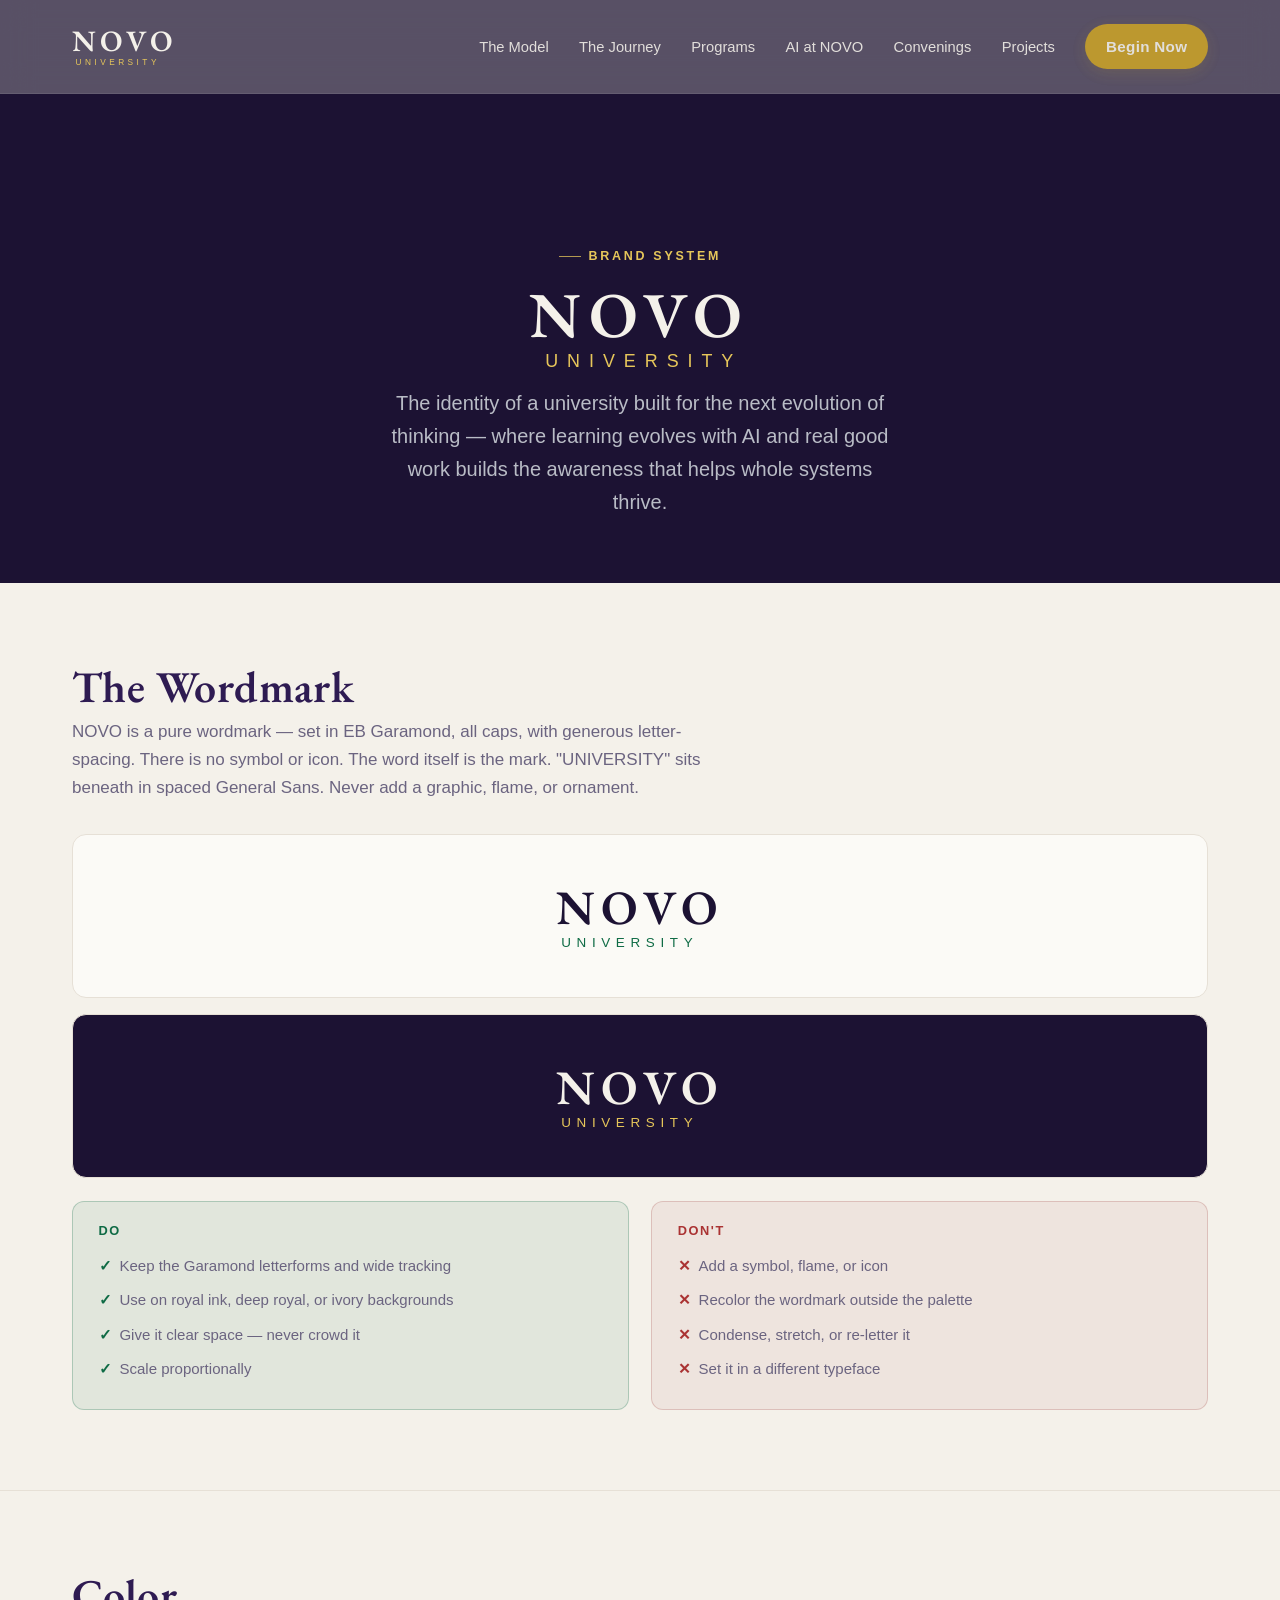
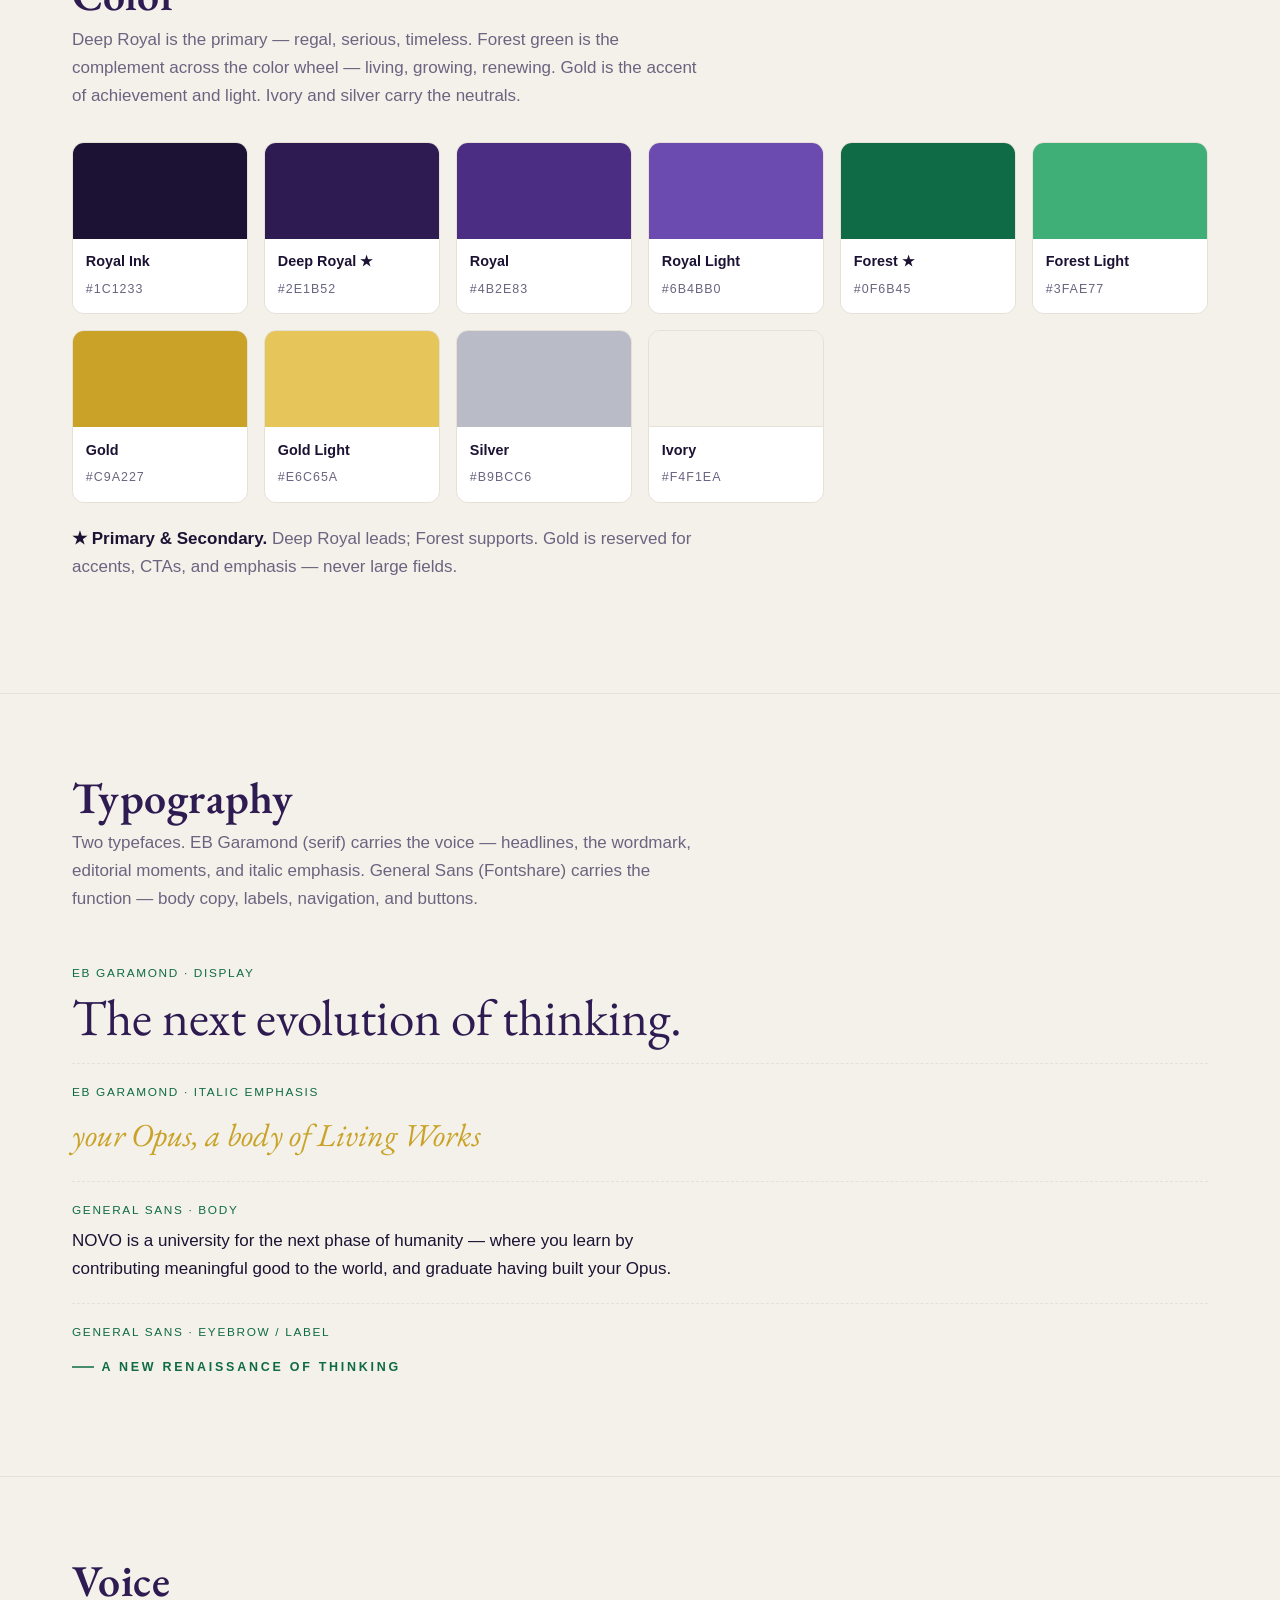
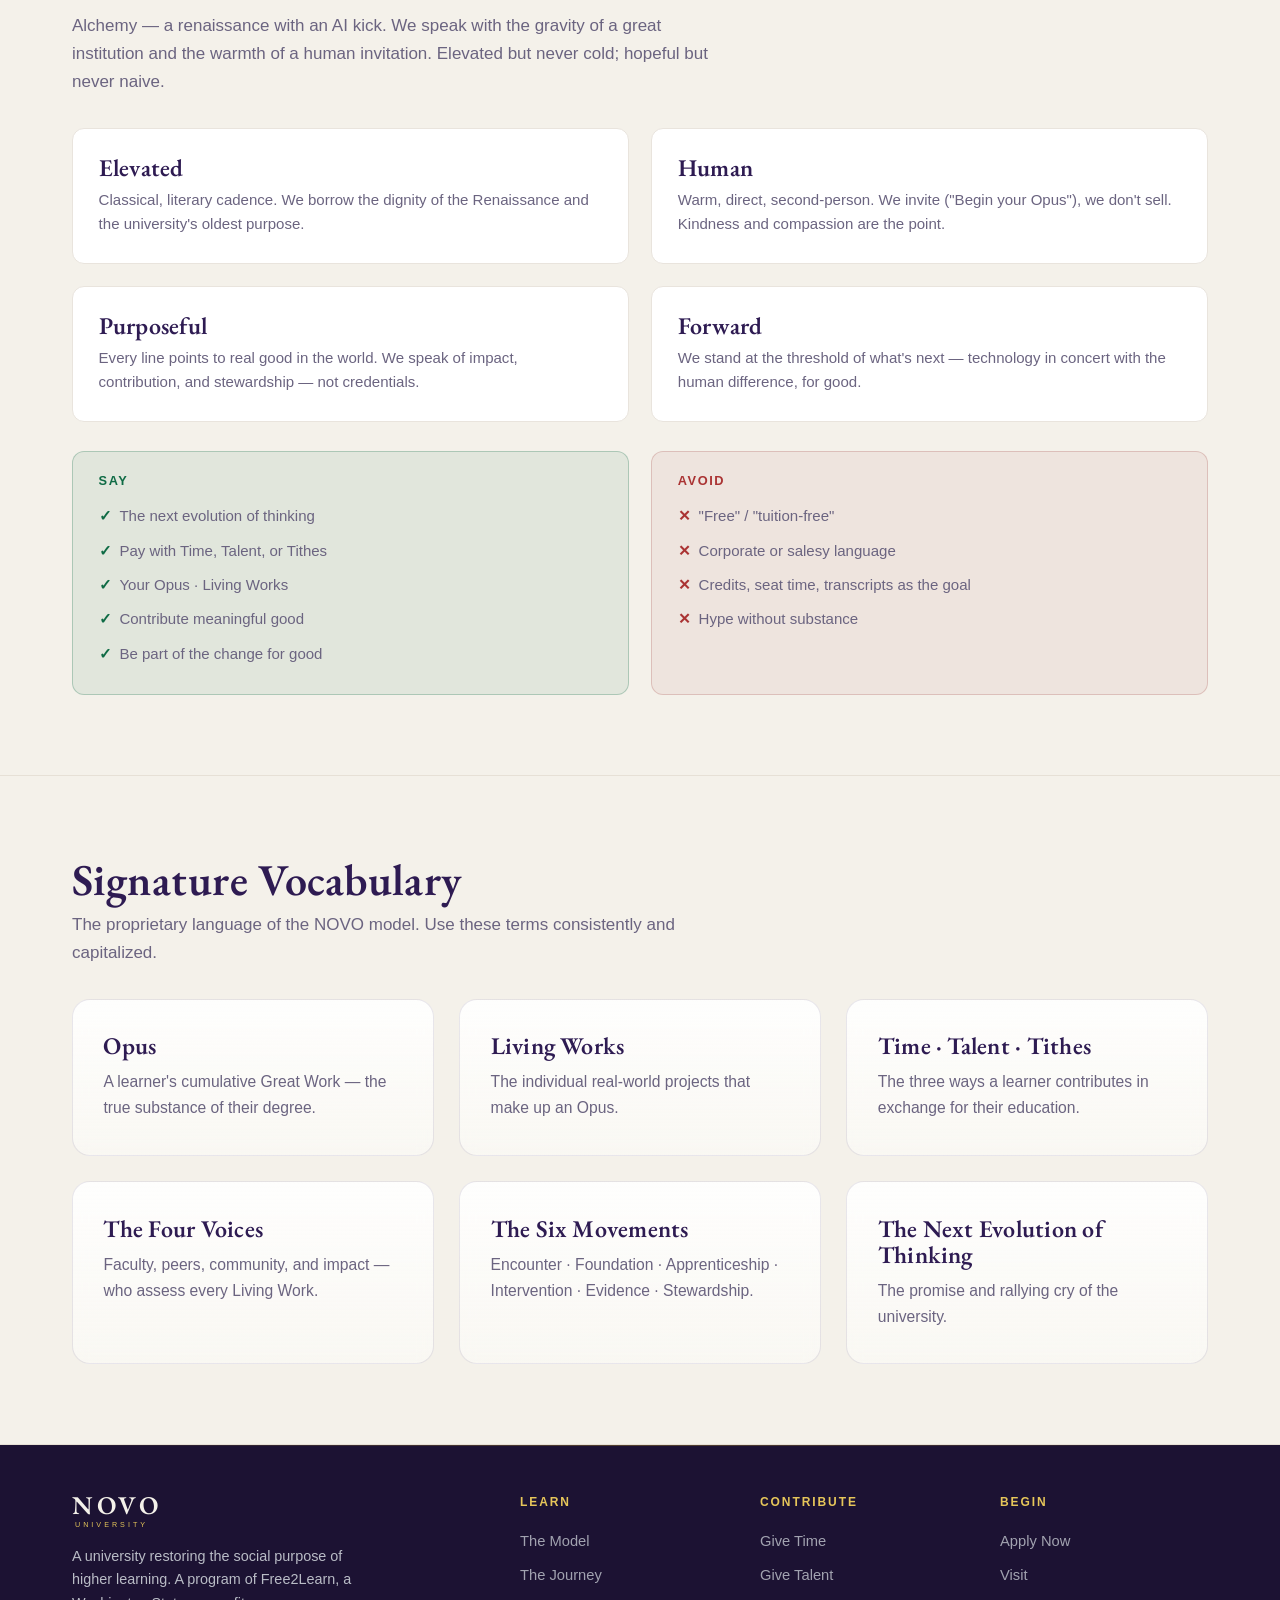
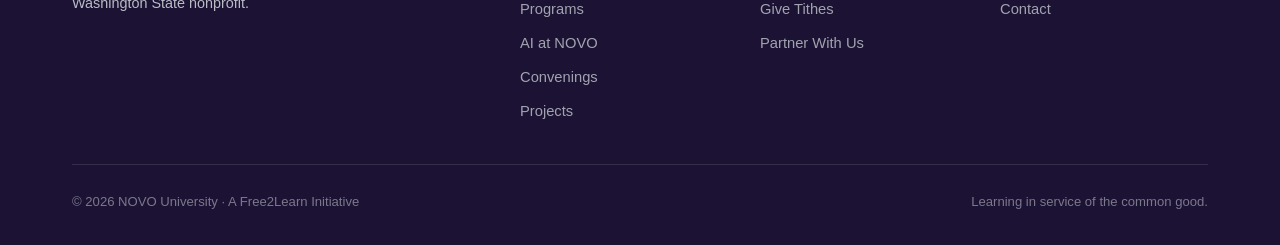
<file: style-guide.html>
<!DOCTYPE html>
<html lang="en">
<head>
<meta charset="UTF-8">
<meta name="viewport" content="width=device-width, initial-scale=1.0">
<title>Brand Style Guide — NOVO University</title>
<meta name="description" content="The NOVO University brand system: logo, color, typography, voice, and usage.">
<link rel="preconnect" href="https://fonts.googleapis.com"><link rel="preconnect" href="https://fonts.gstatic.com" crossorigin>
<link href="https://fonts.googleapis.com/css2?family=EB+Garamond:ital,wght@0,400;0,500;0,600;0,700;1,400;1,500&display=swap" rel="stylesheet">
<link href="https://api.fontshare.com/v2/css?f[]=general-sans@400,500,600,700&display=swap" rel="stylesheet">
<link rel="stylesheet" href="css/base.css"><link rel="stylesheet" href="css/site.css">
<link rel="stylesheet" href="css/modern.css">
<style>
.sg-hero{background:var(--royal-ink);color:var(--ivory);padding:9rem 0 4rem;text-align:center}
.sg-hero .wordmark{font-size:4rem;color:var(--ivory);margin-bottom:.6rem}
.sg-hero .wordmark small{color:var(--gold-lt);letter-spacing:.5em}
.sg-hero p{color:var(--silver);max-width:520px;margin:1rem auto 0;font-size:var(--text-lg)}
.sg-sec{padding:var(--sp-8) 0;border-bottom:1px solid #e6e0d6}
.sg-sec h2{font-size:var(--text-3xl);color:var(--deep-royal);margin-bottom:.4rem}
.sg-sec .sub{color:var(--muted);margin-bottom:var(--sp-4);max-width:640px}
.swatches{display:grid;grid-template-columns:repeat(auto-fill,minmax(150px,1fr));gap:1rem}
.sw{border-radius:12px;overflow:hidden;border:1px solid #e6e0d6}
.sw .chip{height:96px}
.sw .meta{padding:.7rem .8rem;background:#fff}
.sw .meta b{display:block;font-size:.9rem;color:var(--ink-text)}
.sw .meta span{font-size:.78rem;color:var(--muted);font-family:var(--sans);text-transform:uppercase;letter-spacing:.08em}
.type-row{padding:1.2rem 0;border-bottom:1px dashed #e6e0d6}
.type-row:last-child{border:none}
.type-row .lab{font-family:var(--sans);font-size:.74rem;letter-spacing:.14em;text-transform:uppercase;color:var(--forest);margin-bottom:.4rem}
.logo-box{background:var(--ivory-2);border:1px solid #e6e0d6;border-radius:14px;padding:3rem;display:flex;align-items:center;justify-content:center;margin-bottom:1rem}
.logo-box.dark{background:var(--royal-ink)}
.logo-box .wordmark{font-size:3rem}
.logo-box.dark .wordmark{color:var(--ivory)}
.logo-box.dark .wordmark small{color:var(--gold-lt)}
.dos{display:grid;grid-template-columns:1fr 1fr;gap:1.4rem;margin-top:1.4rem}
.do,.dont{border-radius:12px;padding:1.4rem 1.6rem}
.do{background:rgba(15,107,69,.08);border:1px solid rgba(15,107,69,.25)}
.dont{background:rgba(150,40,40,.06);border:1px solid rgba(150,40,40,.2)}
.do h4,.dont h4{font-family:var(--sans);font-size:.8rem;letter-spacing:.12em;text-transform:uppercase;margin-bottom:.7rem}
.do h4{color:var(--forest)}.dont h4{color:#a33}
.do ul,.dont ul{list-style:none;font-size:.94rem;color:var(--muted)}
.do li,.dont li{padding:.3rem 0 .3rem 1.3rem;position:relative}
.do li::before{content:"✓";position:absolute;left:0;color:var(--forest);font-weight:700}
.dont li::before{content:"✕";position:absolute;left:0;color:#a33;font-weight:700}
.voice-grid{display:grid;grid-template-columns:1fr 1fr;gap:1.4rem}
.voice-card{background:#fff;border:1px solid #e9e4dd;border-radius:12px;padding:1.6rem}
.voice-card h4{color:var(--deep-royal);font-size:var(--text-xl);margin-bottom:.4rem}
.voice-card p{color:var(--muted);font-size:.94rem}
@media(max-width:800px){.dos,.voice-grid{grid-template-columns:1fr}}
</style>
</head>
<body>
<nav class="nav solid">
  <div class="container">
    <a href="index.html" class="wordmark">NOVO<small>UNIVERSITY</small></a>
    <button class="menu-btn" aria-label="Menu"><svg width="26" height="26" viewBox="0 0 24 24" fill="none" stroke="currentColor" stroke-width="2"><path d="M3 6h18M3 12h18M3 18h18"/></svg></button>
    <div class="nav-links">
      <a href="model.html">The Model</a><a href="journey.html">The Journey</a><a href="programs.html">Programs</a><a href="ai.html">AI at NOVO</a><a href="convenings.html">Convenings</a><a href="projects.html">Projects</a>
      <a href="apply.html" class="btn btn-gold" style="padding:.6em 1.3em">Begin Now</a>
    </div>
  </div>
</nav>

<header class="sg-hero">
  <div class="container">
    <span class="eyebrow on-dark">Brand System</span>
    <div class="wordmark" style="margin-top:1rem">NOVO<small>UNIVERSITY</small></div>
    <p>The identity of a university built for the next evolution of thinking — where learning evolves with AI and real good work builds the awareness that helps whole systems thrive.</p>
  </div>
</header>

<!-- LOGO -->
<section class="sg-sec"><div class="container">
  <h2>The Wordmark</h2>
  <p class="sub">NOVO is a pure wordmark — set in EB Garamond, all caps, with generous letter-spacing. There is no symbol or icon. The word itself is the mark. "UNIVERSITY" sits beneath in spaced General Sans. Never add a graphic, flame, or ornament.</p>
  <div class="logo-box"><div class="wordmark">NOVO<small>UNIVERSITY</small></div></div>
  <div class="logo-box dark"><div class="wordmark">NOVO<small>UNIVERSITY</small></div></div>
  <div class="dos">
    <div class="do"><h4>Do</h4><ul><li>Keep the Garamond letterforms and wide tracking</li><li>Use on royal ink, deep royal, or ivory backgrounds</li><li>Give it clear space — never crowd it</li><li>Scale proportionally</li></ul></div>
    <div class="dont"><h4>Don't</h4><ul><li>Add a symbol, flame, or icon</li><li>Recolor the wordmark outside the palette</li><li>Condense, stretch, or re-letter it</li><li>Set it in a different typeface</li></ul></div>
  </div>
</div></section>

<!-- COLOR -->
<section class="sg-sec"><div class="container">
  <h2>Color</h2>
  <p class="sub">Deep Royal is the primary — regal, serious, timeless. Forest green is the complement across the color wheel — living, growing, renewing. Gold is the accent of achievement and light. Ivory and silver carry the neutrals.</p>
  <div class="swatches">
    <div class="sw"><div class="chip" style="background:#1c1233"></div><div class="meta"><b>Royal Ink</b><span>#1C1233</span></div></div>
    <div class="sw"><div class="chip" style="background:#2e1b52"></div><div class="meta"><b>Deep Royal ★</b><span>#2E1B52</span></div></div>
    <div class="sw"><div class="chip" style="background:#4b2e83"></div><div class="meta"><b>Royal</b><span>#4B2E83</span></div></div>
    <div class="sw"><div class="chip" style="background:#6b4bb0"></div><div class="meta"><b>Royal Light</b><span>#6B4BB0</span></div></div>
    <div class="sw"><div class="chip" style="background:#0f6b45"></div><div class="meta"><b>Forest ★</b><span>#0F6B45</span></div></div>
    <div class="sw"><div class="chip" style="background:#3fae77"></div><div class="meta"><b>Forest Light</b><span>#3FAE77</span></div></div>
    <div class="sw"><div class="chip" style="background:#c9a227"></div><div class="meta"><b>Gold</b><span>#C9A227</span></div></div>
    <div class="sw"><div class="chip" style="background:#e6c65a"></div><div class="meta"><b>Gold Light</b><span>#E6C65A</span></div></div>
    <div class="sw"><div class="chip" style="background:#b9bcc6"></div><div class="meta"><b>Silver</b><span>#B9BCC6</span></div></div>
    <div class="sw"><div class="chip" style="background:#f4f1ea;border-bottom:1px solid #e6e0d6"></div><div class="meta"><b>Ivory</b><span>#F4F1EA</span></div></div>
  </div>
  <p class="sub" style="margin-top:1.4rem"><b style="color:var(--ink-text)">★ Primary &amp; Secondary.</b> Deep Royal leads; Forest supports. Gold is reserved for accents, CTAs, and emphasis — never large fields.</p>
</div></section>

<!-- TYPE -->
<section class="sg-sec"><div class="container">
  <h2>Typography</h2>
  <p class="sub">Two typefaces. EB Garamond (serif) carries the voice — headlines, the wordmark, editorial moments, and italic emphasis. General Sans (Fontshare) carries the function — body copy, labels, navigation, and buttons.</p>
  <div data-reveal class="type-row"><div class="lab">EB Garamond · Display</div><div style="font-family:var(--serif);font-size:3.2rem;line-height:1.05;color:var(--deep-royal)">The next evolution of thinking.</div></div>
  <div data-reveal class="type-row"><div class="lab">EB Garamond · Italic Emphasis</div><div style="font-family:var(--serif);font-style:italic;font-size:2rem;color:var(--gold)">your Opus, a body of Living Works</div></div>
  <div data-reveal class="type-row"><div class="lab">General Sans · Body</div><div style="font-family:var(--sans);font-size:1.0625rem;max-width:640px;color:var(--ink-text)">NOVO is a university for the next phase of humanity — where you learn by contributing meaningful good to the world, and graduate having built your Opus.</div></div>
  <div data-reveal class="type-row"><div class="lab">General Sans · Eyebrow / Label</div><div class="eyebrow">A New Renaissance of Thinking</div></div>
</div></section>

<!-- VOICE -->
<section class="sg-sec"><div class="container">
  <h2>Voice</h2>
  <p class="sub">Alchemy — a renaissance with an AI kick. We speak with the gravity of a great institution and the warmth of a human invitation. Elevated but never cold; hopeful but never naive.</p>
  <div class="voice-grid">
    <div data-reveal class="voice-card"><h4>Elevated</h4><p>Classical, literary cadence. We borrow the dignity of the Renaissance and the university's oldest purpose.</p></div>
    <div data-reveal class="voice-card"><h4>Human</h4><p>Warm, direct, second-person. We invite ("Begin your Opus"), we don't sell. Kindness and compassion are the point.</p></div>
    <div data-reveal class="voice-card"><h4>Purposeful</h4><p>Every line points to real good in the world. We speak of impact, contribution, and stewardship — not credentials.</p></div>
    <div data-reveal class="voice-card"><h4>Forward</h4><p>We stand at the threshold of what's next — technology in concert with the human difference, for good.</p></div>
  </div>
  <div class="dos" style="margin-top:1.8rem">
    <div class="do"><h4>Say</h4><ul><li>The next evolution of thinking</li><li>Pay with Time, Talent, or Tithes</li><li>Your Opus · Living Works</li><li>Contribute meaningful good</li><li>Be part of the change for good</li></ul></div>
    <div class="dont"><h4>Avoid</h4><ul><li>"Free" / "tuition-free"</li><li>Corporate or salesy language</li><li>Credits, seat time, transcripts as the goal</li><li>Hype without substance</li></ul></div>
  </div>
</div></section>

<!-- SIGNATURE VOCAB -->
<section class="sg-sec"><div class="container">
  <h2>Signature Vocabulary</h2>
  <p class="sub">The proprietary language of the NOVO model. Use these terms consistently and capitalized.</p>
  <div class="grid-3">
    <div data-reveal class="card"><h3>Opus</h3><p>A learner's cumulative Great Work — the true substance of their degree.</p></div>
    <div data-reveal class="card"><h3>Living Works</h3><p>The individual real-world projects that make up an Opus.</p></div>
    <div data-reveal class="card"><h3>Time · Talent · Tithes</h3><p>The three ways a learner contributes in exchange for their education.</p></div>
    <div data-reveal class="card"><h3>The Four Voices</h3><p>Faculty, peers, community, and impact — who assess every Living Work.</p></div>
    <div data-reveal class="card"><h3>The Six Movements</h3><p>Encounter · Foundation · Apprenticeship · Intervention · Evidence · Stewardship.</p></div>
    <div data-reveal class="card"><h3>The Next Evolution of Thinking</h3><p>The promise and rallying cry of the university.</p></div>
  </div>
</div></section>

<footer>
  <div class="container">
    <div class="foot-grid">
      <div><div class="wordmark">NOVO<small>UNIVERSITY</small></div><p>A university restoring the social purpose of higher learning. A program of Free2Learn, a Washington State nonprofit.</p></div>
      <div class="foot-col"><h5>Learn</h5><a href="model.html">The Model</a><a href="journey.html">The Journey</a><a href="programs.html">Programs</a><a href="ai.html">AI at NOVO</a><a href="convenings.html">Convenings</a><a href="projects.html">Projects</a></div>
      <div class="foot-col"><h5>Contribute</h5><a href="model.html">Give Time</a><a href="model.html">Give Talent</a><a href="model.html">Give Tithes</a><a href="apply.html">Partner With Us</a></div>
      <div class="foot-col"><h5>Begin</h5><a href="apply.html">Apply Now</a><a href="apply.html">Visit</a><a href="apply.html">Contact</a></div>
    </div>
    <div class="foot-legal"><span>© 2026 NOVO University · A Free2Learn Initiative</span><span>Learning in service of the common good.</span></div>
  </div>
</footer>
<script src="js/nav.js"></script>
</body>
</html>
</file>
<file: css/base.css>
/* ============ NOVO UNIVERSITY — BRAND TOKENS ============ */
:root{
  /* palette */
  --royal-ink:#1c1233;
  --deep-royal:#2e1b52;   /* PRIMARY */
  --royal:#4b2e83;
  --royal-lt:#6b4bb0;
  --royal-tint:#a98fd6;
  --forest:#0f6b45;       /* SECONDARY */
  --forest-lt:#3fae77;
  --gold:#c9a227;
  --gold-lt:#e6c65a;
  --silver:#b9bcc6;
  --silver-dk:#8a8d99;
  --ivory:#f4f1ea;
  --ivory-2:#fbfaf6;
  --ink-text:#1c1233;
  --muted:#6b6480;

  /* type */
  --serif:'EB Garamond', Georgia, 'Times New Roman', serif;
  --sans:'General Sans','Helvetica Neue', Arial, sans-serif;

  /* scale */
  --text-sm:.875rem; --text-base:1.0625rem; --text-lg:1.25rem;
  --text-xl:1.5rem; --text-2xl:2rem; --text-3xl:2.75rem;
  --text-4xl:3.75rem; --text-hero:5rem;

  /* spacing */
  --sp-1:.5rem; --sp-2:1rem; --sp-3:1.5rem; --sp-4:2rem;
  --sp-6:3rem; --sp-8:5rem; --sp-12:8rem;

  --maxw:1200px;
  --radius:14px;
}
*{margin:0;padding:0;box-sizing:border-box}
html{scroll-behavior:smooth}
body{
  font-family:var(--sans);
  color:var(--ink-text);
  background:var(--ivory);
  line-height:1.65;
  font-size:var(--text-base);
  -webkit-font-smoothing:antialiased;
}
h1,h2,h3,h4{font-family:var(--serif);font-weight:600;line-height:1.1;letter-spacing:.01em}
a{color:inherit;text-decoration:none}
img{max-width:100%;display:block}
.container{max-width:var(--maxw);margin:0 auto;padding:0 var(--sp-4)}
.eyebrow{font-family:var(--sans);font-weight:600;font-size:.78rem;letter-spacing:.22em;text-transform:uppercase;color:var(--forest)}
.eyebrow.on-dark{color:var(--gold-lt)}

/* wordmark */
.wordmark{font-family:var(--serif);font-weight:600;letter-spacing:.14em;line-height:1}
.wordmark small{display:block;font-family:var(--sans);font-weight:500;letter-spacing:.42em;font-size:.28em;color:var(--forest);margin-top:.35em;text-indent:.42em}

/* buttons */
.btn{display:inline-flex;align-items:center;gap:.6em;font-family:var(--sans);font-weight:600;font-size:.95rem;letter-spacing:.02em;padding:.9em 1.6em;border-radius:999px;transition:.25s;cursor:pointer;border:1.5px solid transparent}
.btn-gold{background:var(--gold);color:var(--royal-ink)}
.btn-gold:hover{background:var(--gold-lt);transform:translateY(-2px)}
.btn-outline{border-color:currentColor;color:var(--ivory)}
.btn-outline:hover{background:rgba(255,255,255,.08)}
.btn-royal{background:var(--deep-royal);color:var(--ivory)}
.btn-royal:hover{background:var(--royal);transform:translateY(-2px)}
</file>
<file: css/site.css>
/* ============ NOVO — SHARED SITE COMPONENTS ============ */

/* NAV (shared, works on light + transparent-over-hero) */
.nav{position:absolute;top:0;left:0;right:0;z-index:40;padding:1.5rem 0}
.nav.solid{position:sticky;background:var(--royal-ink);box-shadow:0 2px 24px rgba(28,18,51,.28)}
.nav .container{display:flex;align-items:center;justify-content:space-between}
.nav .wordmark{font-size:1.85rem;color:var(--ivory)}
.nav .wordmark small{color:var(--gold-lt)}
.nav-links{display:flex;gap:1.9rem;align-items:center;font-size:.92rem;font-weight:500}
.nav-links a{color:var(--ivory);opacity:.88;transition:.2s;position:relative}
.nav-links a:hover,.nav-links a.active{opacity:1;color:var(--gold-lt)}
.nav-links a.active::after{content:"";position:absolute;left:0;right:0;bottom:-6px;height:2px;background:var(--gold-lt)}
.menu-btn{display:none;background:none;border:none;color:var(--ivory);cursor:pointer}

/* PAGE HERO (inner pages) */
.page-hero{position:relative;color:var(--ivory);padding:11rem 0 5rem;overflow:hidden;background:var(--royal-ink)}
.page-hero.with-img .ph-bg{position:absolute;inset:0;z-index:0}
.page-hero.with-img .ph-bg img{width:100%;height:100%;object-fit:cover;opacity:.55}
.page-hero.with-img .ph-bg::after{content:"";position:absolute;inset:0;background:linear-gradient(180deg,rgba(28,18,51,.75),rgba(28,18,51,.55) 55%,rgba(28,18,51,.9))}
.page-hero .container{position:relative;z-index:2;max-width:760px}
.page-hero h1{font-size:var(--text-4xl);line-height:1.05;margin:1rem 0 1.1rem}
.page-hero h1 em{font-style:italic;color:var(--gold-lt)}
.page-hero p{font-size:var(--text-lg);opacity:.9;max-width:620px}

/* generic prose */
.prose{max-width:720px}
.prose p{margin-bottom:1.2rem;color:var(--muted)}
.lede{font-size:var(--text-xl);color:var(--ink-text);font-family:var(--serif);line-height:1.4}

/* section utilities */
section{padding:var(--sp-12) 0}
.sec-head{max-width:720px;margin-bottom:var(--sp-6)}
.sec-head.center{margin-left:auto;margin-right:auto;text-align:center}
.sec-head h2{font-size:var(--text-3xl);margin:.6rem 0 1rem;color:var(--deep-royal)}
.sec-head p{color:var(--muted);font-size:var(--text-lg)}
.bg-alt{background:var(--ivory-2)}
.bg-royal{background:var(--deep-royal);color:var(--ivory)}
.bg-royal .sec-head h2{color:var(--ivory)}
.bg-royal .sec-head p{color:var(--silver)}
.bg-ink{background:var(--royal-ink);color:var(--ivory)}
.bg-ink .sec-head h2{color:var(--ivory)}
.bg-ink .sec-head p{color:var(--silver)}

/* cards grid */
.grid-3{display:grid;grid-template-columns:repeat(3,1fr);gap:1.6rem}
.grid-2{display:grid;grid-template-columns:1fr 1fr;gap:1.6rem}
.card{background:#fff;border:1px solid #e9e4dd;border-radius:var(--radius);padding:2.1rem 1.9rem;transition:.28s}
.card:hover{transform:translateY(-6px);box-shadow:0 18px 44px rgba(46,27,82,.13);border-color:var(--gold)}
.card h3{font-size:var(--text-xl);color:var(--deep-royal);margin-bottom:.6rem}
.card p{color:var(--muted);font-size:.98rem}
.card .kicker{font-family:var(--sans);font-weight:600;font-size:.72rem;letter-spacing:.16em;text-transform:uppercase;color:var(--forest);display:block;margin-bottom:.8rem}

/* split */
.split{display:grid;grid-template-columns:1.05fr 1fr;gap:var(--sp-6);align-items:center}
.split.rev{grid-template-columns:1fr 1.05fr}
.split-img{border-radius:var(--radius);overflow:hidden;box-shadow:0 24px 60px rgba(46,27,82,.18)}
.split-img img{width:100%;height:100%;object-fit:cover;aspect-ratio:4/3}
.split h2{font-size:var(--text-3xl);margin:.6rem 0 1.2rem;color:var(--deep-royal)}
.split p{color:var(--muted);margin-bottom:1rem}

/* CTA band */
.cta{background:var(--deep-royal);color:var(--ivory);text-align:center}
.cta h2{font-size:var(--text-4xl);margin-bottom:1rem}
.cta h2 em{font-style:italic;color:var(--gold-lt)}
.cta p{opacity:.88;font-size:var(--text-lg);max-width:600px;margin:0 auto 2rem}

/* FOOTER */
footer{background:var(--royal-ink);color:var(--silver);padding:var(--sp-6) 0 var(--sp-4)}
.foot-grid{display:grid;grid-template-columns:2fr 1fr 1fr 1fr;gap:2rem;padding-bottom:var(--sp-4);border-bottom:1px solid rgba(185,188,198,.16)}
.foot-grid .wordmark{font-size:1.6rem;color:var(--ivory);margin-bottom:1rem}
.foot-grid .wordmark small{color:var(--gold-lt)}
.foot-grid p{font-size:.9rem;max-width:280px}
.foot-col h5{font-family:var(--sans);font-size:.75rem;letter-spacing:.16em;text-transform:uppercase;color:var(--gold-lt);margin-bottom:1rem}
.foot-col a{display:block;font-size:.92rem;margin-bottom:.6rem;opacity:.85}
.foot-col a:hover{opacity:1;color:var(--ivory)}
.foot-legal{padding-top:1.6rem;font-size:.82rem;opacity:.6;display:flex;justify-content:space-between;flex-wrap:wrap;gap:1rem}

@media(max-width:900px){
  .nav-links{position:fixed;inset:0 0 0 auto;width:min(78vw,320px);background:var(--royal-ink);flex-direction:column;justify-content:center;gap:1.6rem;padding:2rem;transform:translateX(100%);transition:.3s;font-size:1.15rem}
  .nav-links.open{transform:translateX(0)}
  .menu-btn{display:block;z-index:50}
  .grid-3,.grid-2,.split,.split.rev,.foot-grid{grid-template-columns:1fr}
  :root{--text-hero:3.2rem;--text-4xl:2.5rem;--text-3xl:2.1rem;--sp-12:5rem;--sp-8:3.5rem}
}
</file>
<file: css/modern.css>
/* ============ NOVO — MODERN / FUTURISTIC LAYER ============ */
/* Upgrades execution while preserving the locked brand palette
   (Deep Royal, Forest, Gold, Ivory). Loaded AFTER base.css + site.css. */

:root{
  --glass:rgba(255,255,255,.06);
  --glass-brd:rgba(255,255,255,.12);
  --glow-gold:rgba(201,162,39,.32);
  --glow-royal:rgba(107,75,176,.4);
  --grid-line:rgba(255,255,255,.03);
  --ease:cubic-bezier(.16,1,.3,1);
}

/* ---- ambient dark texture: faint grid + glow on dark sections ---- */
.hero::before,
.page-hero::before,
.bg-ink::before,
.bg-royal::before,
.cta::before{
  content:"";position:absolute;inset:0;z-index:1;pointer-events:none;
  background-image:
    linear-gradient(var(--grid-line) 1px,transparent 1px),
    linear-gradient(90deg,var(--grid-line) 1px,transparent 1px);
  background-size:64px 64px;
  mask-image:radial-gradient(circle at 70% 30%,#000 0%,transparent 72%);
  -webkit-mask-image:radial-gradient(circle at 70% 30%,#000 0%,transparent 72%);
}
.cta,.bg-ink,.bg-royal{position:relative;overflow:hidden}
.cta>*,.bg-ink>*,.bg-royal>*{position:relative;z-index:2}

/* soft gold aurora glow behind dark heroes */
.hero::after,
.page-hero::after{
  content:"";position:absolute;z-index:1;pointer-events:none;
  width:52vw;height:52vw;right:-14vw;top:-20vw;border-radius:50%;
  background:radial-gradient(circle,var(--glow-gold) 0%,transparent 62%);
  opacity:.28;filter:blur(38px);
}
.page-hero::after{width:36vw;height:36vw;opacity:.18}

/* ---- eyebrow → futuristic mono/tech label with leading tick ---- */
.eyebrow{display:inline-flex;align-items:center;gap:.6em}
.eyebrow::before{
  content:"";width:22px;height:1.5px;background:currentColor;
  display:inline-block;opacity:.75;
}

/* ---- hero refinements ---- */
.hero h1{letter-spacing:-.015em}
.hero p{color:rgba(244,241,234,.82)}
/* subtle shimmer on the italic gold emphasis */
.hero h1 em,.page-hero h1 em,.cta h2 em{
  background:linear-gradient(100deg,var(--gold-lt),#f6e6ad 48%,var(--gold) 66%,var(--gold-lt));
  background-size:220% auto;
  -webkit-background-clip:text;background-clip:text;
  -webkit-text-fill-color:transparent;
  animation:novoShimmer 11s linear infinite;
}
@keyframes novoShimmer{to{background-position:220% center}}

/* ---- glass cards: frosted, luminous edge, lift + glow on hover ---- */
.card{
  background:linear-gradient(180deg,rgba(255,255,255,.9),rgba(251,250,246,.72));
  border:1px solid rgba(46,27,82,.1);
  backdrop-filter:blur(8px);-webkit-backdrop-filter:blur(8px);
  border-radius:18px;position:relative;overflow:hidden;
  transition:transform .35s var(--ease),box-shadow .35s var(--ease),border-color .35s var(--ease);
}
/* thin luminous top edge */
.card::before{
  content:"";position:absolute;top:0;left:0;right:0;height:1px;
  background:linear-gradient(90deg,transparent,var(--gold),transparent);
  opacity:0;transition:opacity .35s var(--ease);
}
.card:hover{transform:translateY(-5px);border-color:rgba(201,162,39,.4);
  box-shadow:0 18px 42px rgba(46,27,82,.12),0 0 0 1px rgba(201,162,39,.09);}
.card:hover::before{opacity:.7}

/* dark-section cards become true glass */
.bg-ink .card,.bg-royal .card{
  background:var(--glass);border-color:var(--glass-brd);
  backdrop-filter:blur(14px);-webkit-backdrop-filter:blur(14px);
}
.bg-ink .card h3,.bg-royal .card h3{color:var(--ivory)}
.bg-ink .card p,.bg-royal .card p{color:var(--silver)}
.bg-ink .card:hover,.bg-royal .card:hover{
  border-color:rgba(230,198,90,.35);
  box-shadow:0 20px 48px rgba(0,0,0,.32),0 0 18px rgba(201,162,39,.07);
}

/* ---- buttons: futuristic sheen + glow ---- */
.btn{position:relative;overflow:hidden;isolation:isolate}
.btn-gold{box-shadow:0 4px 16px rgba(201,162,39,.18)}
.btn-gold:hover{box-shadow:0 7px 22px rgba(201,162,39,.28);transform:translateY(-2px)}
.btn::after{
  content:"";position:absolute;inset:0;z-index:-1;
  background:linear-gradient(120deg,transparent 35%,rgba(255,255,255,.22) 50%,transparent 65%);
  transform:translateX(-120%);transition:transform .7s var(--ease);
}
.btn:hover::after{transform:translateX(120%)}

/* ---- image treatments: rounded, subtle ring + glow ---- */
.split-img{border-radius:20px;position:relative}
.split-img::after{
  content:"";position:absolute;inset:0;border-radius:20px;pointer-events:none;
  box-shadow:inset 0 0 0 1px rgba(201,162,39,.18);
}

/* ---- section rhythm: hairline dividers between light sections ---- */
.sec-head h2{letter-spacing:-.01em}

/* ---- scroll reveal ---- */
[data-reveal]{opacity:0;transform:translateY(16px);
  transition:opacity .55s var(--ease),transform .55s var(--ease);}
[data-reveal].in{opacity:1;transform:none}
@media (prefers-reduced-motion:reduce){
  [data-reveal]{opacity:1;transform:none;transition:none}
  .hero h1 em,.page-hero h1 em,.cta h2 em{animation:none}
}

/* ---- nav polish: frosted when solid/scrolled ---- */
.nav.solid{background:rgba(28,18,51,.72);backdrop-filter:blur(16px);
  -webkit-backdrop-filter:blur(16px);border-bottom:1px solid rgba(255,255,255,.08);box-shadow:none}
.nav-links a::after{content:"";position:absolute;left:0;right:0;bottom:-6px;height:2px;
  background:var(--gold-lt);transform:scaleX(0);transform-origin:left;transition:transform .28s var(--ease)}
.nav-links a:hover::after{transform:scaleX(1)}

/* ---- footer: faint top glow line ---- */
footer{position:relative}
footer::before{content:"";position:absolute;top:0;left:0;right:0;height:1px;
  background:linear-gradient(90deg,transparent,rgba(201,162,39,.32),transparent)}
</file>
